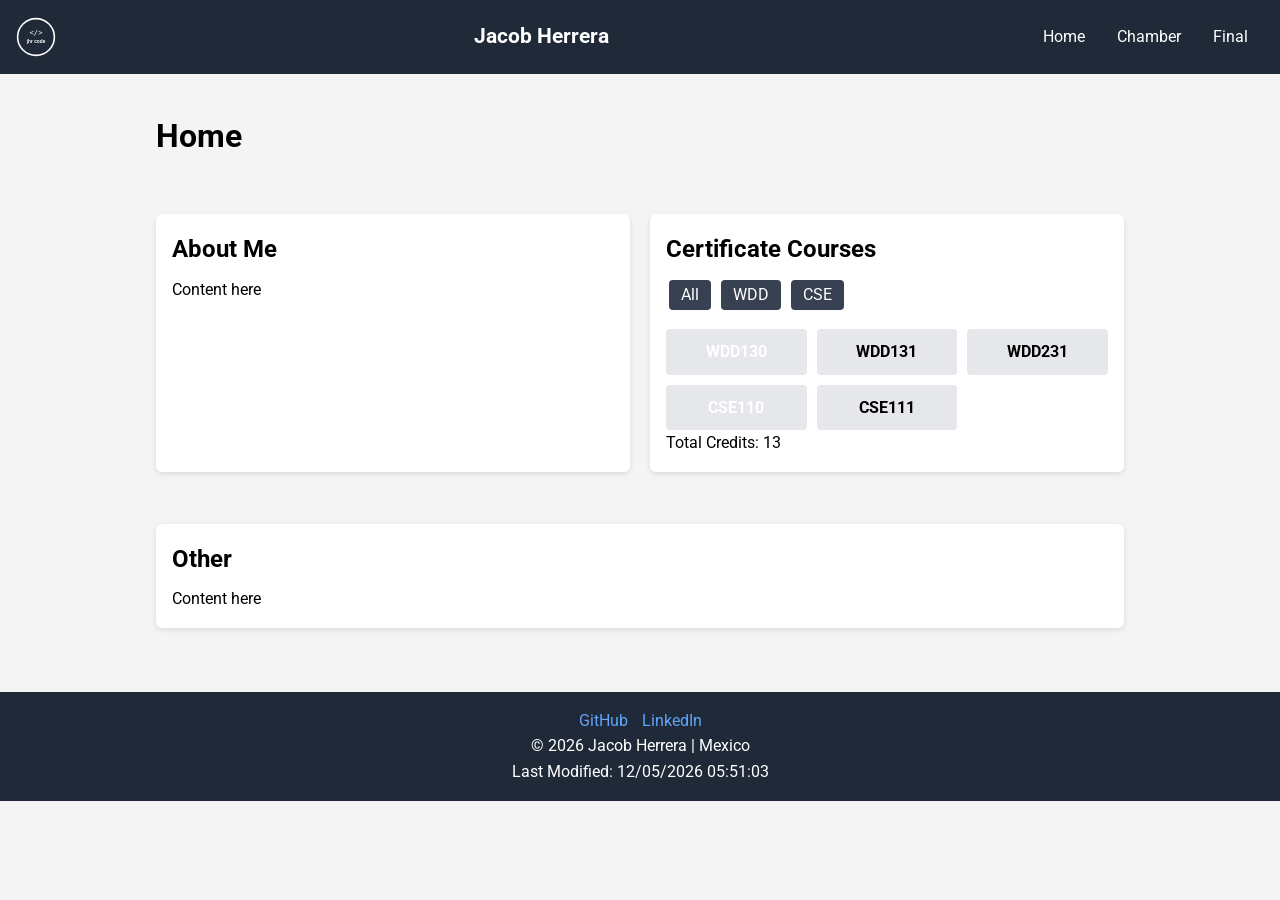
<file: index.html>
<!DOCTYPE html>
<html lang="en">
<head>
<meta charset="UTF-8">
<meta name="viewport" content="width=device-width, initial-scale=1.0">
<link rel="icon" href="images/favicon.ico">

<title>WDD131 - Home</title>

<meta property="og:title" content="Course page">
<meta property="og:description" content="WDD131 course home page for Jacob Herrera featuring projects, certificate courses, and web development assignments.">
<meta property="og:url" content="https://hr-jacob.github.io/wdd231/index.html">
<meta property="og:image" content="https://hr-jacob.github.io/wdd231/index.html">

<meta name="author" content="Jacob Herrera">

<link rel="stylesheet" href="styles/normalize.css">
<link rel="stylesheet" href="styles/small.css">
<link rel="stylesheet" href="styles/larger.css">

<link rel="preconnect" href="https://fonts.googleapis.com">
<link rel="preconnect" href="https://fonts.gstatic.com" crossorigin>
<link href="https://fonts.googleapis.com/css2?family=Roboto&display=swap" rel="stylesheet">

<script src="scripts/navigation.js" defer></script>
<script src="scripts/date.js" defer></script>
<script src="scripts/course.js" defer></script>

</head>

<body>

<header>

<img src="images/logo.svg" alt="jhr code logo" class="logo">

<span>Jacob Herrera</span>

<button id="menu"></button>

<nav>
<ul class="navigation">
<li><a href="index.html">Home</a></li>
<li><a href="chamber/index.html">Chamber</a></li>
<li><a href="final/index.html">Final</a></li>
</ul>
</nav>

</header>

<main>

    <h1>Home</h1>

    <section>
    <h2>About Me</h2>
    <p>Content here</p>
    </section>

    <section>
        <h2>Certificate Courses</h2>

        <div class="buttons">
        <button id="all">All</button>
        <button id="wdd">WDD</button>
        <button id="cse">CSE</button>
        </div>

        <div id="courses"></div>

        <p>Total Credits: <span id="credits"></span></p>
    </section>

    <section>
    <h2>Other</h2>
    <p>Content here</p>
    </section>
    
    <dialog id="course-details">
    <button id="closeModal">❌</button>
    <div id="modal-content"></div>
    </dialog>
</main>

<footer>

<div class="social">
<a href="https://github.com/">GitHub</a>
<a href="https://linkedin.com/">LinkedIn</a>
</div>

<p>
© <span id="year"></span>
Jacob Herrera |
Mexico
</p>

<p id="lastModified"></p>

</footer>

</body>
</html>
</file>
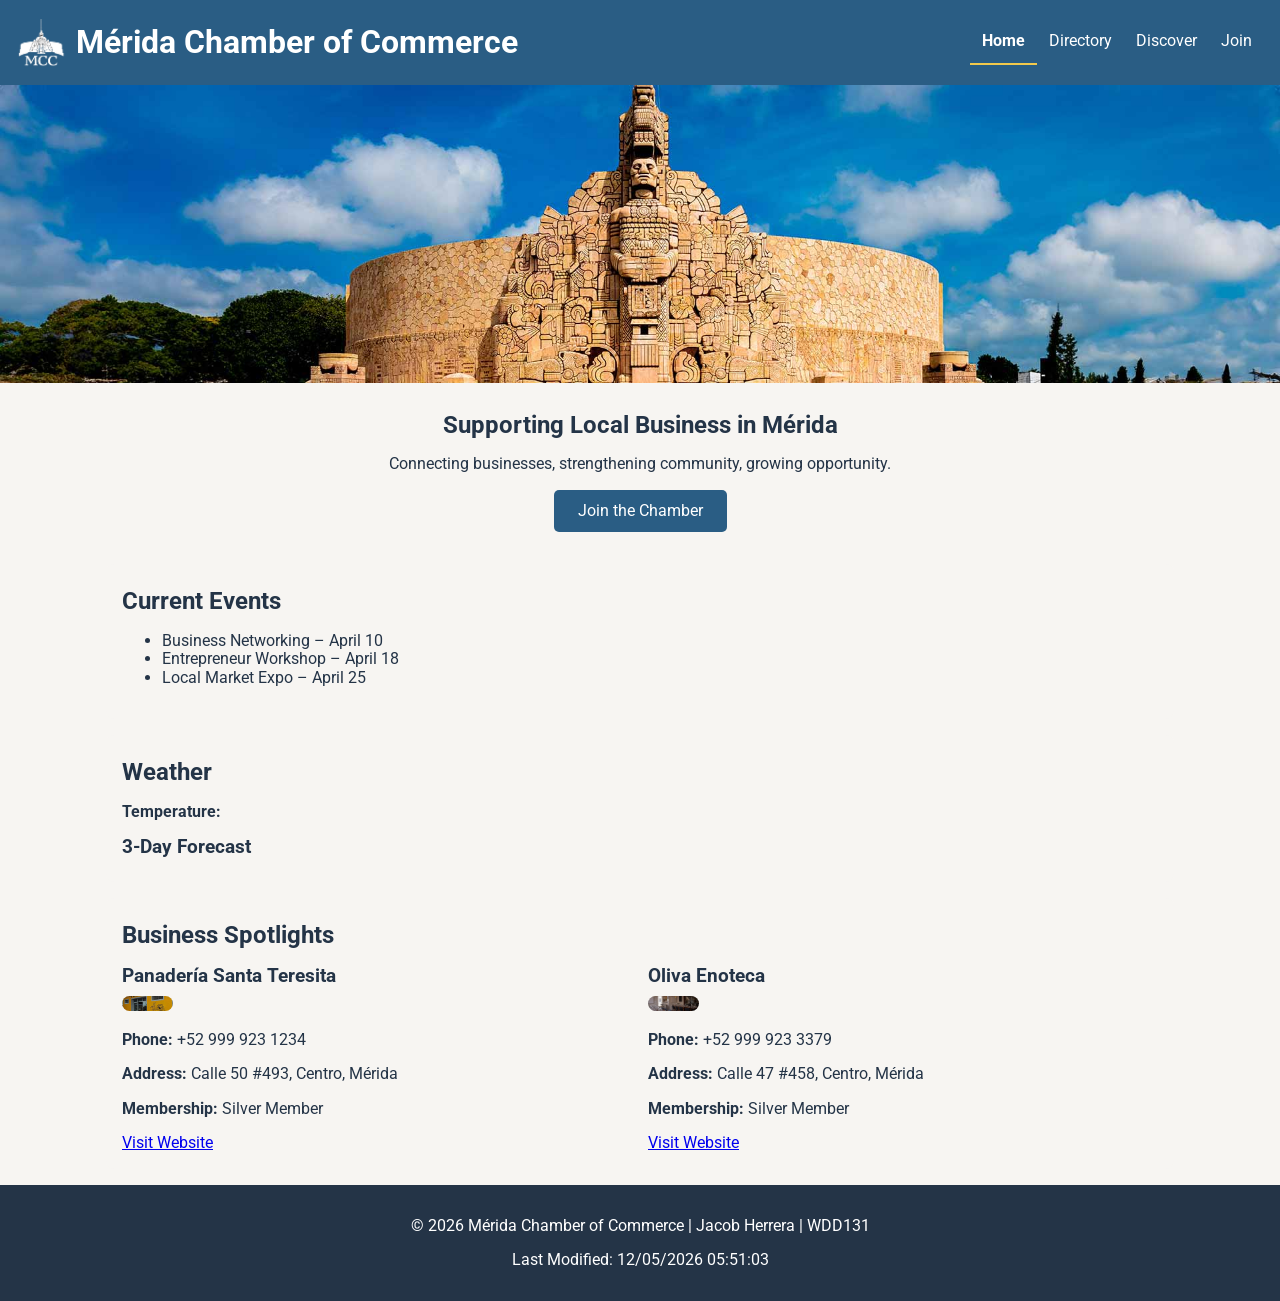
<file: chamber/index.html>
<!DOCTYPE html>
<html lang="en">
<head>

<meta charset="UTF-8">
<meta name="viewport" content="width=device-width, initial-scale=1.0">

<title>Mérida Chamber of Commerce</title>

<meta name="description" content="Official business directory of the Mérida Yucatán Chamber of Commerce featuring local businesses, services, and community economic resources.">

<meta name="author" content="Jacob Herrera">

<!-- Favicon -->
<link rel="icon" href="images/mcc_logo.ico" type="image/x-icon">

<!-- Google Fonts -->
<link rel="preconnect" href="https://fonts.googleapis.com">
<link rel="preconnect" href="https://fonts.gstatic.com" crossorigin>
<link href="https://fonts.googleapis.com/css2?family=Roboto:wght@300;400;700&display=swap" rel="stylesheet">

<!-- CSS -->
<link rel="stylesheet" href="styles/normalize.css">
<link rel="stylesheet" href="styles/small.css">
<link rel="stylesheet" href="styles/larger.css">

<!-- JavaScript -->
<script src="scripts/date.js" defer></script>
<script src="scripts/directory.js" defer></script>
<script src="scripts/navigation.js" defer></script>
<script src="scripts/weather.js" defer></script>
<script src="scripts/spotlights.js" defer></script>

<!-- Open Graph Meta -->
<!-- Open Graph Meta -->
<meta property="og:title" content="Discover Businesses in Mérida Chamber Directory">
<meta property="og:description" content="Discover local businesses, upcoming events, and community opportunities with the Mérida Chamber of Commerce. Connect, grow, and support local success.">
<meta property="og:image" content="https://hr-jacob.github.io/wdd231/chamber/images/chamber-preview.jpg">
<meta property="og:url" content="https://hr-jacob.github.io/wdd231/chamber/index.html">
<meta property="og:type" content="website">

</head>

<body>

<!-- ================= HEADER ================= -->
<header>
    <div class="header-container">

        <div class="branding">
            <img src="images/mcc-logo-header.png"
                 alt="Mérida Chamber of Commerce Logo"
                 class="logo">

            <div>
                <h1>Mérida Chamber of Commerce</h1>
            </div>
        </div>

        <!-- Mobile Menu -->
        <button id="menu" aria-label="Menu">☰</button>

        <!-- Navigation -->
        <nav>
            <ul class="navigation">
                <li><a href="index.html" class="active">Home</a></li>
                <li><a href="directory.html">Directory</a></li>
                <li><a href="discover.html">Discover</a></li>
                <li><a href="join.html">Join</a></li>
            </ul>
        </nav>

    </div>
</header>

<!-- ================= HERO ================= -->
<section class="hero">
    <picture>
        <img src="images/hero-merida.webp"
             alt="Downtown Mérida business district">
    </picture>

    <div class="hero-text">
        <h2>Supporting Local Business in Mérida</h2>
        <p>Connecting businesses, strengthening community, growing opportunity.</p>
        <a href="join.html" class="cta-button">Join the Chamber</a>
    </div>
</section>

<!-- ================= MAIN ================= -->
<main>

    <!-- Layout container (DIV instead of SECTION) -->
    <div class="home-grid">

        <!-- EVENTS CARD -->
        <section class="card events">
            <h2>Current Events</h2>
            <ul>
                <li>Business Networking – April 10</li>
                <li>Entrepreneur Workshop – April 18</li>
                <li>Local Market Expo – April 25</li>
            </ul>
        </section>

        <!-- WEATHER CARD -->
        <section class="card weather">
            <h2>Weather</h2>

            <p>
                <strong>Temperature:</strong>
                <span id="current-temp"></span>
            </p>

            <p id="weather-desc"></p>

            <h3>3-Day Forecast</h3>
            <div id="forecast"></div>
        </section>

        <!-- SPOTLIGHTS CARD -->
        <section class="card spotlight-container">
            <h2>Business Spotlights</h2>
            <div id="spotlight-container"></div>
        </section>

    </div>

</main>

<!-- ================= FOOTER ================= -->
<footer>

<p>
© <span id="year"></span> Mérida Chamber of Commerce |
Jacob Herrera | WDD131
</p>

<p id="lastModified"></p>

</footer>

</body>
</html>
</file>
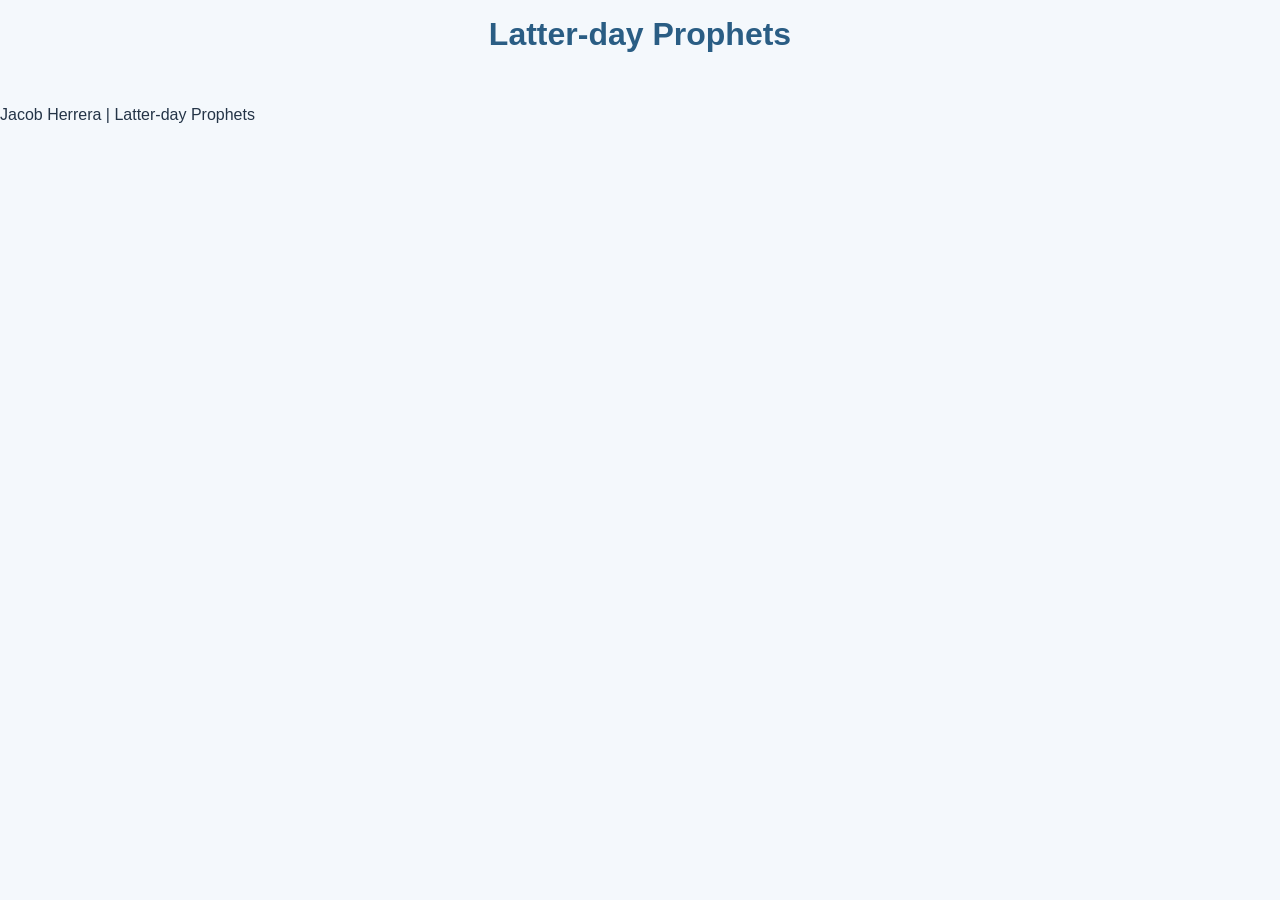
<file: prophets.html>
<!DOCTYPE html>
<html lang="en">
<head>
    <meta charset="UTF-8">
    <meta name="viewport" content="width=device-width, initial-scale=1.0">
    <meta name="description" content="Latter-day Prophets page displaying prophet cards using JavaScript.">
    <meta name="author" content="Your Name">

    <title>Latter-day Prophets</title>

    <!-- Stylesheet -->
    <link rel="stylesheet" href="styles/prophets.css">

    <!-- JavaScript (defer required) -->
    <script src="scripts/prophets.js" defer></script>
</head>

<body>

<header>
  <h1>Latter-day Prophets</h1>
</header>

<main>
  <div id="cards" class="grid"></div>
</main>

<footer>
  Jacob Herrera | Latter-day Prophets
</footer>

</body>
</html>
</file>
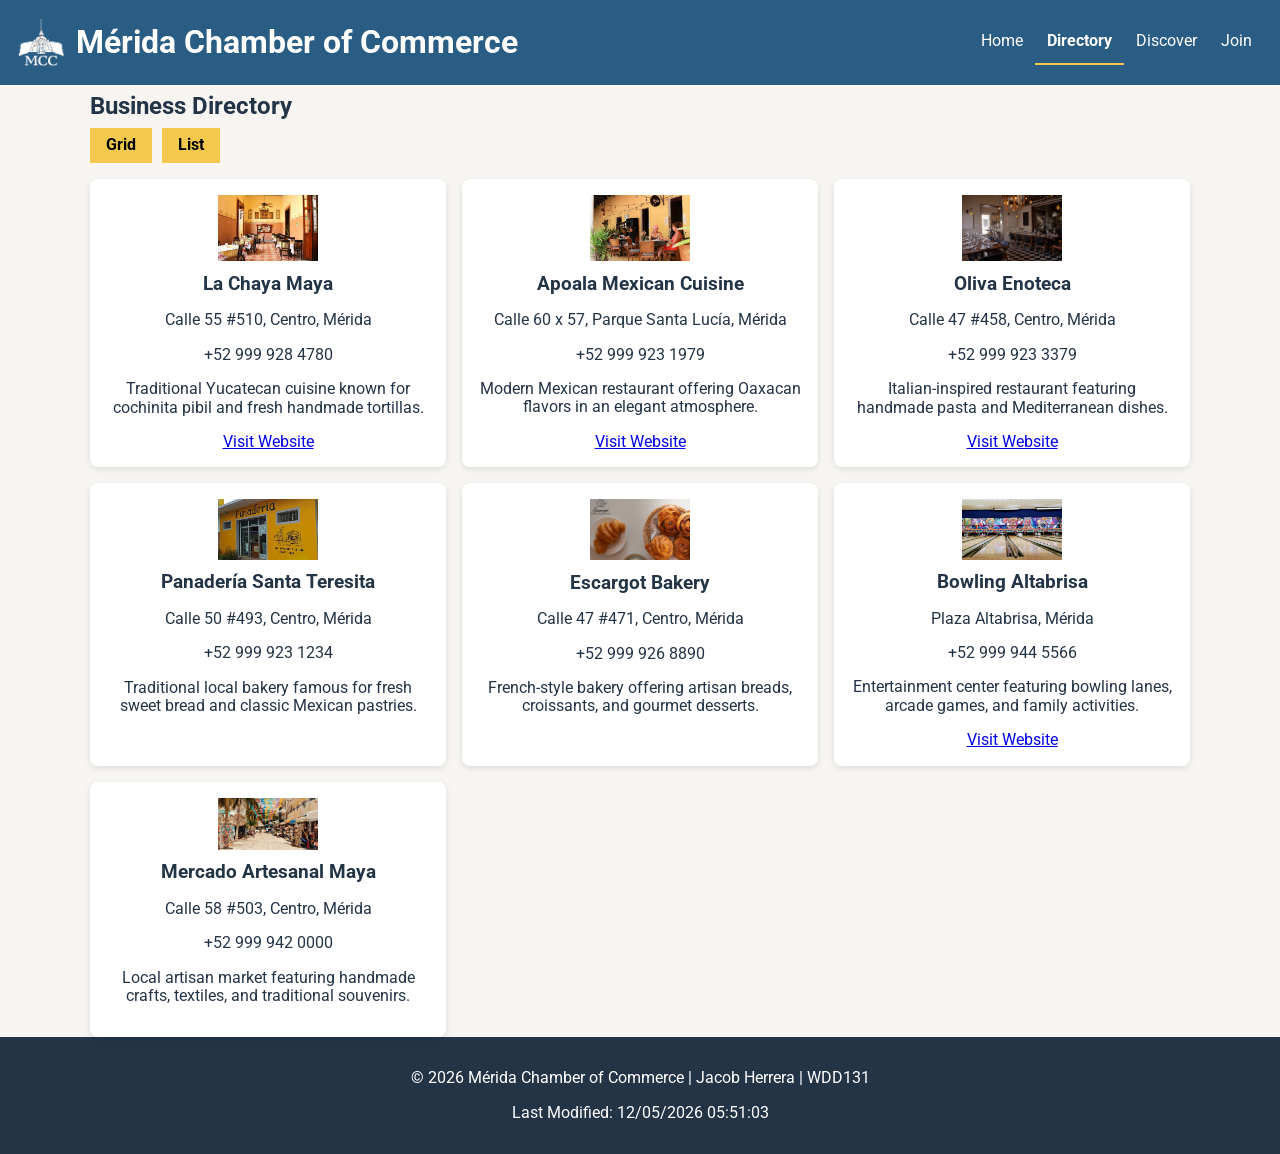
<file: chamber/directory.html>
<!DOCTYPE html>
<html lang="en">
<head>

<meta charset="UTF-8">
<meta name="viewport" content="width=device-width, initial-scale=1.0">

<title>Mérida Chamber of Commerce | Business Directory</title>

<meta name="description" content="Official business directory of the Mérida Yucatán Chamber of Commerce featuring local businesses, services, and community economic resources.">

<meta name="author" content="Jacob Herrera">

<!-- Favicon -->
<link rel="icon" href="images/mcc_logo.ico" type="image/x-icon">

<!-- Google Fonts -->
<link rel="preconnect" href="https://fonts.googleapis.com">
<link rel="preconnect" href="https://fonts.gstatic.com" crossorigin>
<link href="https://fonts.googleapis.com/css2?family=Roboto:wght@300;400;700&display=swap" rel="stylesheet">

<!-- CSS -->
<link rel="stylesheet" href="styles/normalize.css">
<link rel="stylesheet" href="styles/small.css">
<link rel="stylesheet" href="styles/larger.css">

<!-- JS -->

<script src="scripts/date.js" defer></script>
<script src="scripts/directory.js" defer></script>
<script src="scripts/navigation.js" defer></script>

<!-- Facebook Open Graph Meta -->
<meta property="og:title" content="Mérida Chamber of Commerce | Business Directory">
<meta property="og:description" content="Explore local businesses and economic opportunities through the official Mérida Yucatán Chamber of Commerce directory.">
<meta property="og:image" content="https://yourdomain.com/images/chamber-preview.jpg">
<meta property="og:url" content="https://yourdomain.com/chamber/directory.html">
<meta property="og:type" content="website">

</head>
<body>

    <header>

<div class="header-container">

    <!-- Logo + Site Name -->
    <div class="branding">
        <img src="images/mcc-logo-header.png" alt="Mérida Chamber of Commerce Logo" class="logo">
        <div>
            <h1>Mérida Chamber of Commerce</h1>
        </div>
    </div>

    <!-- Menu Button (mobile) -->
    <button id="menu" aria-label="Menu">☰</button>

    <!-- Navigation -->
    <nav>
        <ul class="navigation">
            <li><a href="index.html">Home</a></li>
            <li><a href="directory.html" class="active">Directory</a></li>
            <li><a href="discover.html">Discover</a></li>
            <li><a href="join.html">Join</a></li>
        </ul>
    </nav>

</div>

</header>

<main>

    <h2>Business Directory</h2>

    <div class="menu">
    <button id="gridBtn">Grid</button>
    <button id="listBtn">List</button>
</div>

<div id="members" class="grid"></div>

</main>

<footer>

<p>
© <span id="year"></span> Mérida Chamber of Commerce |
Jacob Herrera | WDD131
</p>
<p id="lastModified"></p>

</footer>

</body>
</html>
</file>
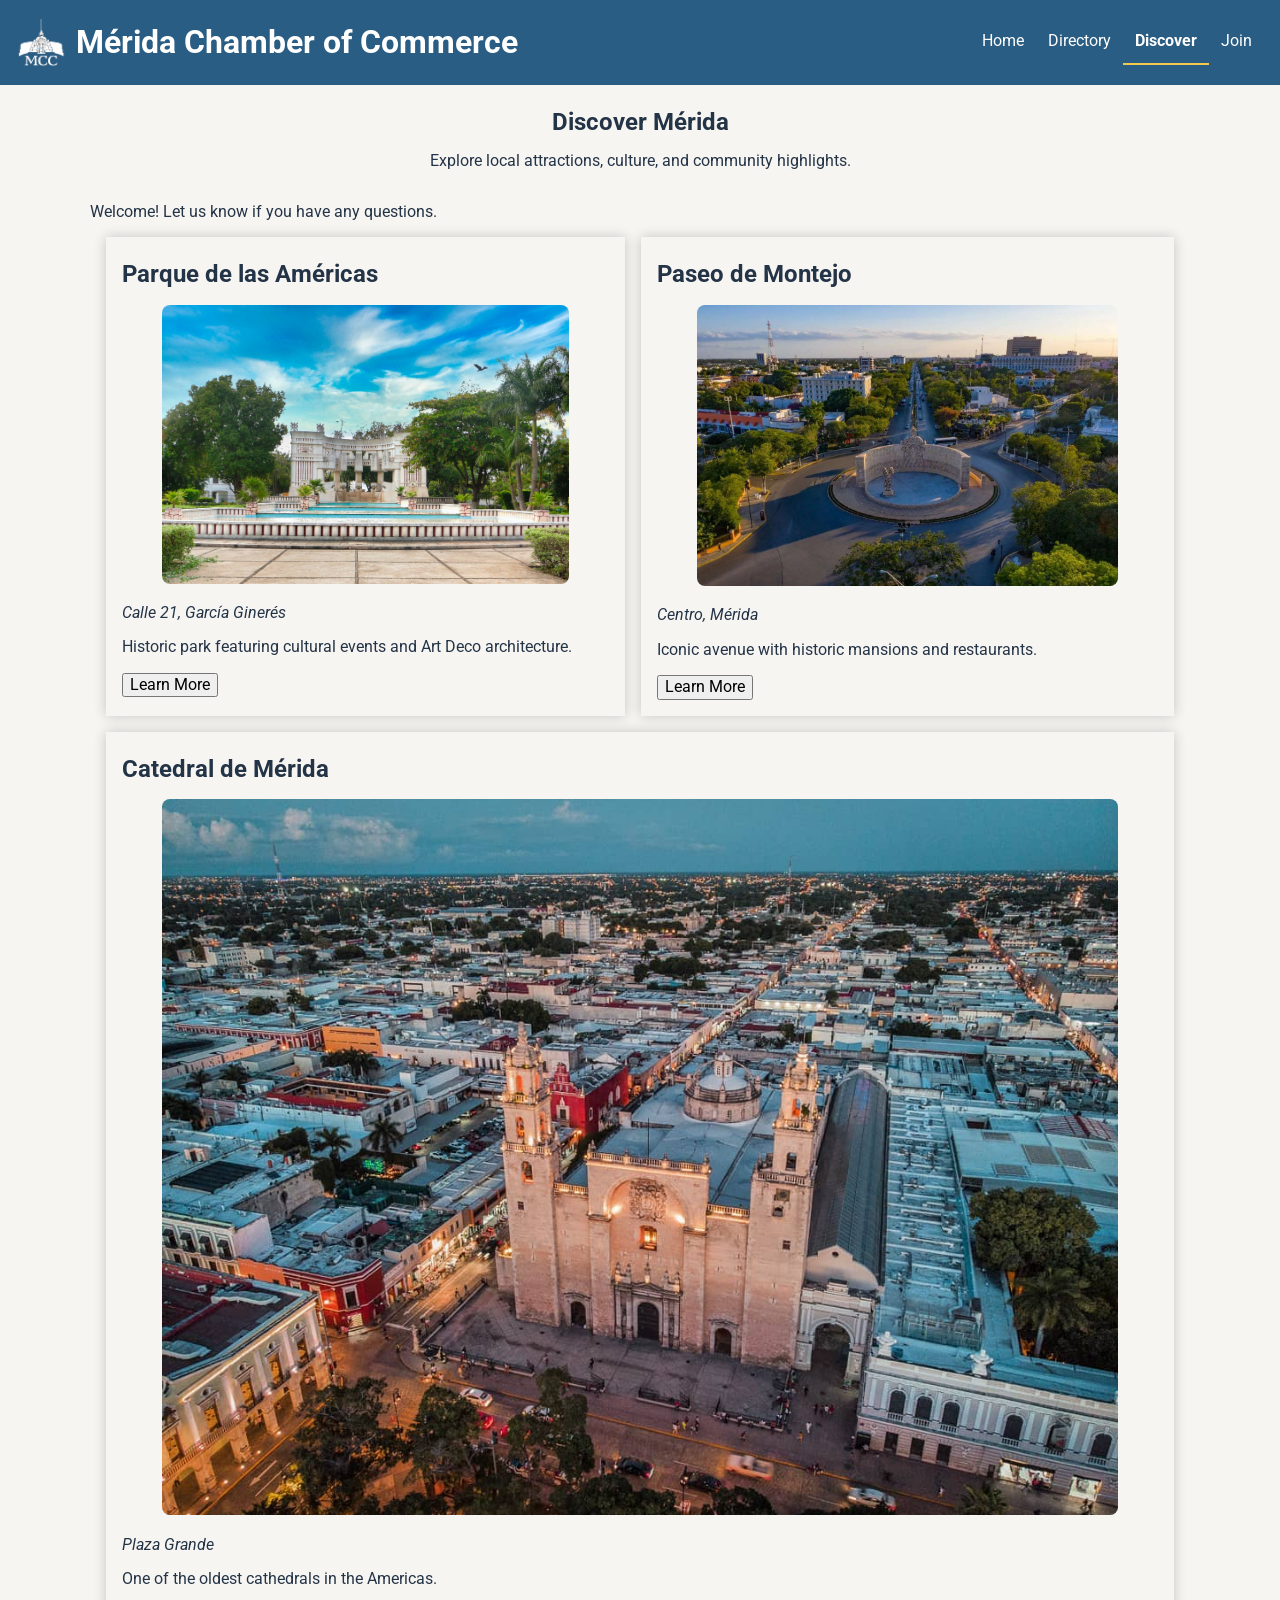
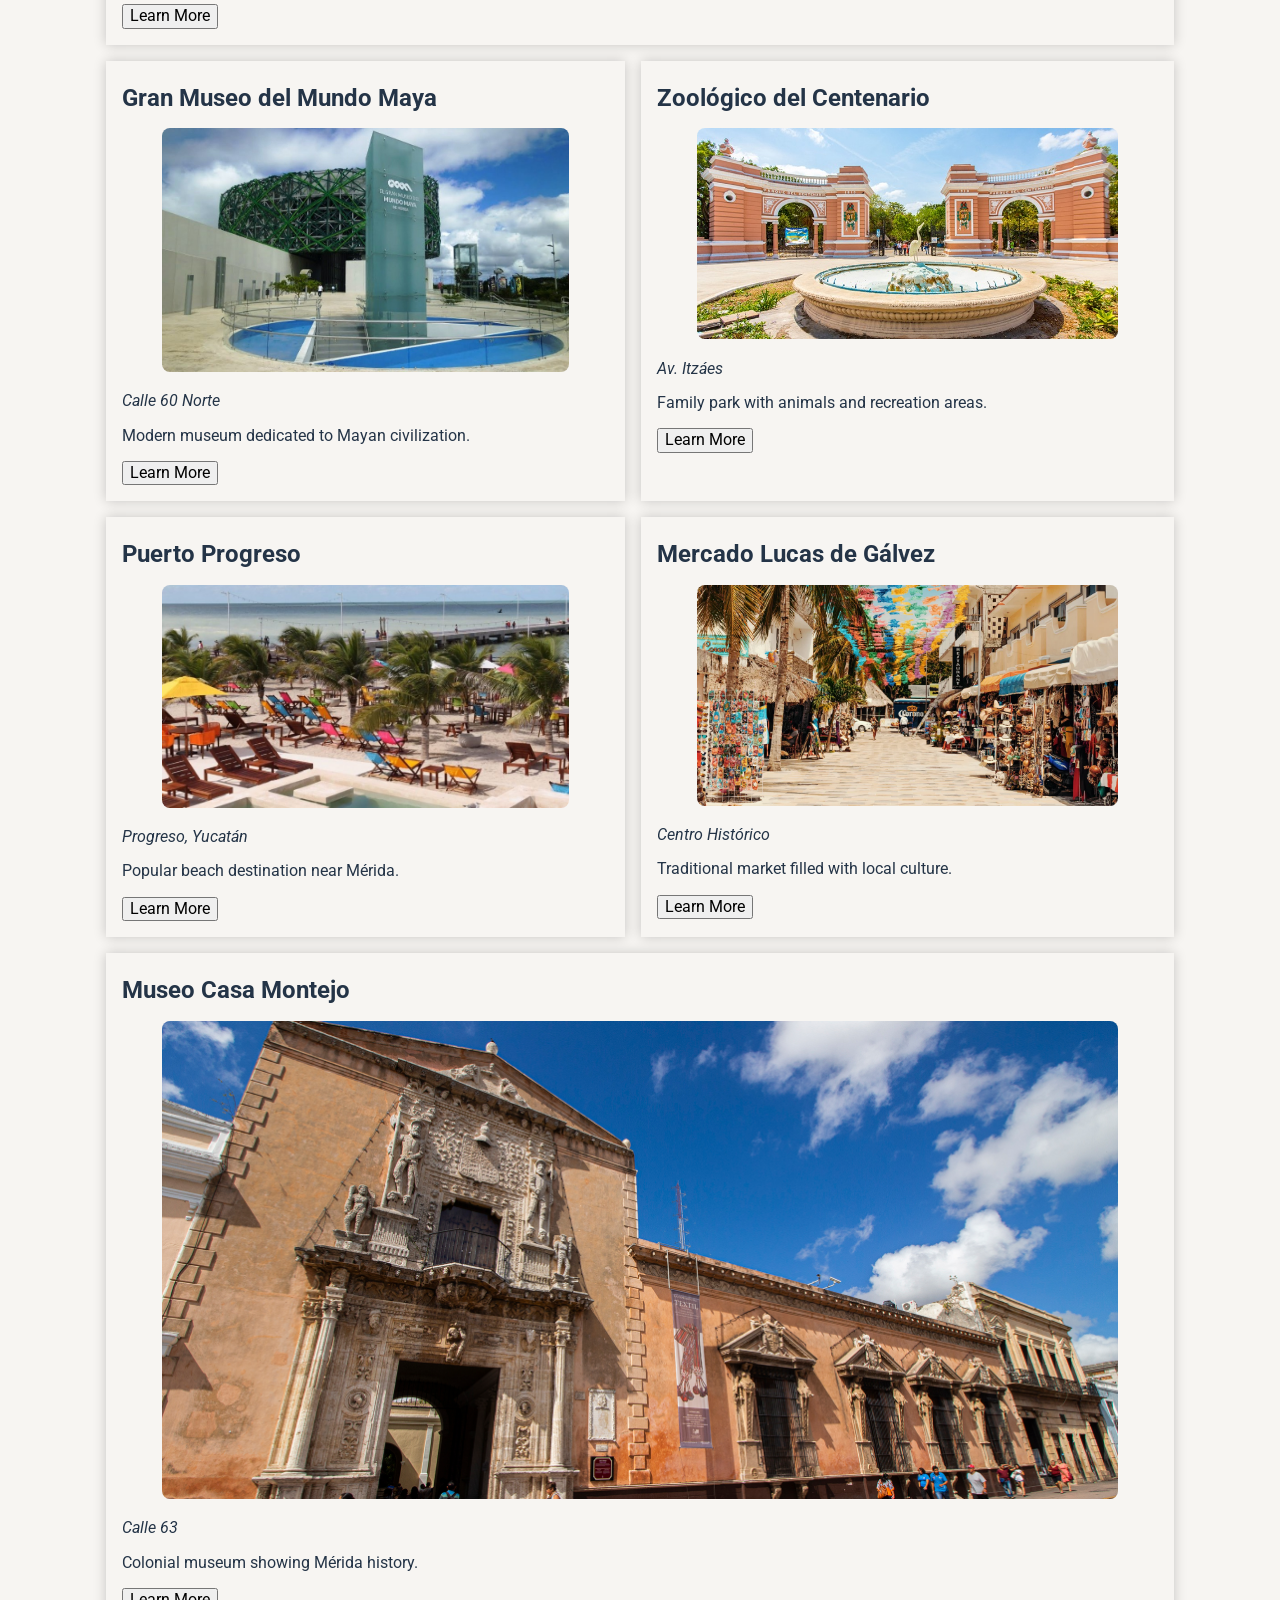
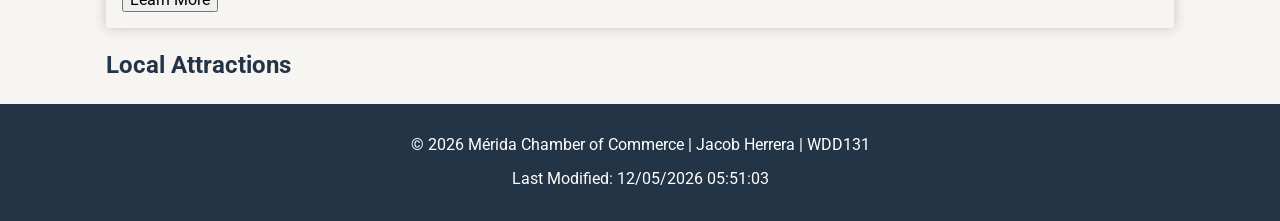
<file: chamber/discover.html>
<!DOCTYPE html>
<html lang="en">
<head>

  <meta charset="UTF-8">
  <meta name="viewport" content="width=device-width, initial-scale=1.0">

  <!-- Page Title -->
  <title>Discover Mérida Attractions | Mérida Chamber of Commerce</title>

  <!-- Meta -->
  <meta name="description" content="Discover parks, museums, cultural landmarks, and top attractions in Mérida, Yucatán with the Chamber of Commerce local discovery guide.">
  <meta name="author" content="Jacob Herrera">

  <!-- Open Graph -->
  <meta property="og:title" content="Discover Mérida Attractions | Mérida Chamber of Commerce">
  <meta property="og:description" content="Discover Mérida’s parks, museums, and cultural landmarks while exploring must-see attractions with the Chamber of Commerce discovery guide.">

  <!-- Favicon -->
  <link rel="icon" href="images/mcc_logo.ico" type="image/x-icon">

  <!-- Google Fonts -->
  <link rel="preconnect" href="https://fonts.googleapis.com">
  <link rel="preconnect" href="https://fonts.gstatic.com" crossorigin>
  <link href="https://fonts.googleapis.com/css2?family=Roboto:wght@300;400;700&display=swap" rel="stylesheet">

  <!-- CSS -->
  <link rel="stylesheet" href="styles/normalize.css">
  <link rel="stylesheet" href="styles/small.css">
  <link rel="stylesheet" href="styles/larger.css">

  <!-- Scripts -->
<!-- Scripts -->
<script type="module" src="scripts/discover.js"></script>
<script src="scripts/date.js" defer></script>
<script src="scripts/navigation.js" defer></script>

</head>

<body>

<!-- ================= HEADER ================= -->
<header>
  <div class="header-container">

    <div class="branding">
      <img src="images/mcc-logo-header.png"
           alt="Mérida Chamber of Commerce Logo"
           class="logo">

      <div>
        <h1>Mérida Chamber of Commerce</h1>
      </div>
    </div>

    <button id="menu" aria-label="Menu">☰</button>

    <nav>
      <ul class="navigation">
        <li><a href="index.html">Home</a></li>
        <li><a href="directory.html">Directory</a></li>
        <li><a href="discover.html" class="active">Discover</a></li>
        <li><a href="join.html">Join</a></li>
      </ul>
    </nav>

  </div>
</header>

<!-- ================= HERO ================= -->
<section class="hero">
  <div class="hero-text">
    <h2>Discover Mérida</h2>
    <p>Explore local attractions, culture, and community highlights.</p>
  </div>
</section>

<!-- ================= MAIN ================= -->
<main>

  <div id="visit-message" class="visit-message"></div>

<section id="discover-grid" class="discover-grid">
  <h2 class="visually-hidden">Local Attractions</h2>
  <!-- Cards inserted with JS -->
</section>

</main>

<!-- ================= FOOTER ================= -->
<footer>
  <p>
    © <span id="year"></span> Mérida Chamber of Commerce |
    Jacob Herrera | WDD131
  </p>

  <p id="lastModified"></p>
</footer>

</body>
</html>
</file>
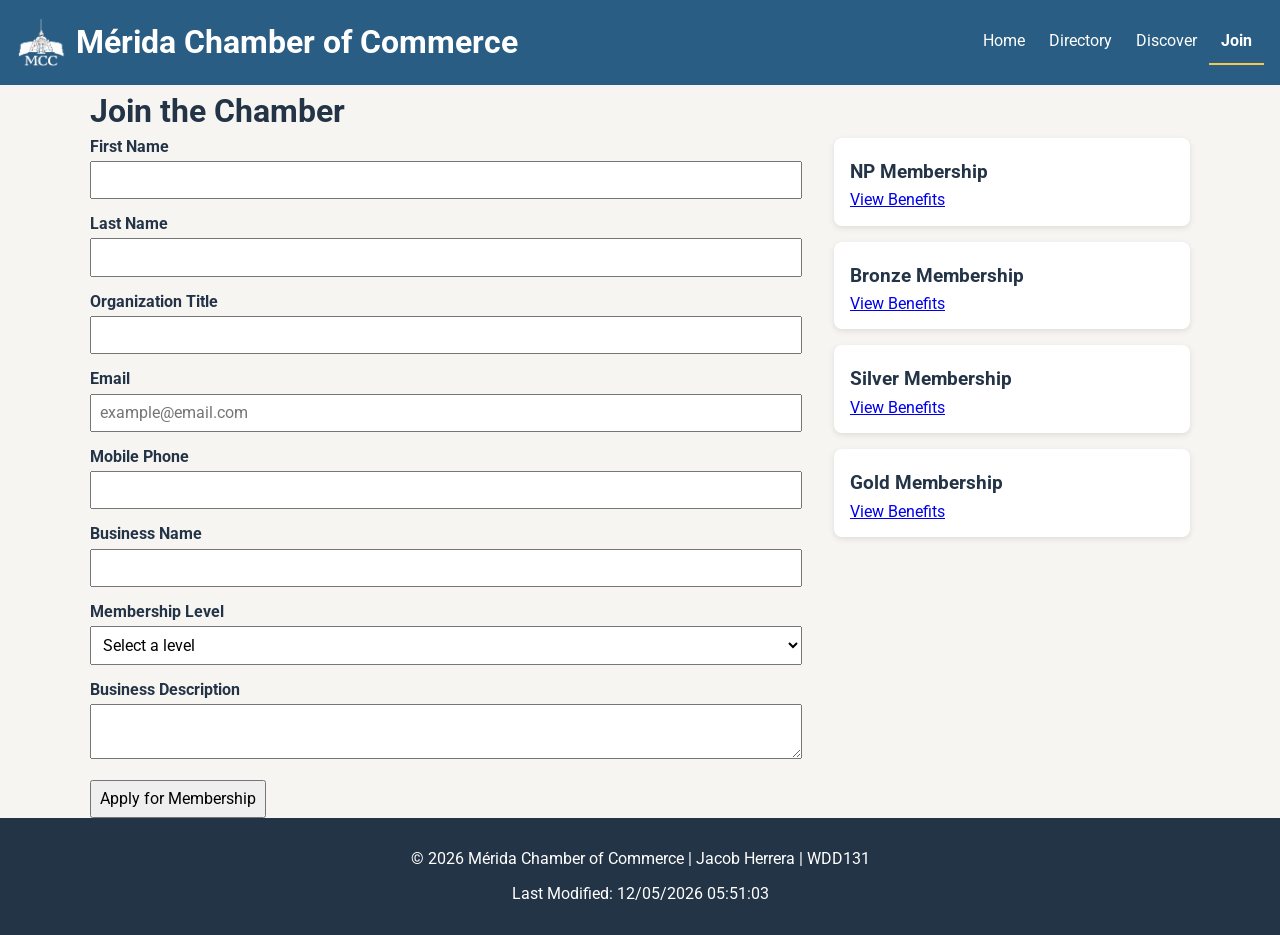
<file: chamber/join.html>
<!DOCTYPE html>
<html lang="en">
<head>

<meta charset="UTF-8">
<meta name="viewport" content="width=device-width, initial-scale=1.0">

<title>Mérida Chamber of Commerce | Join</title>

<meta name="description" content="Official business directory of the Mérida Yucatán Chamber of Commerce featuring local businesses, services, and community economic resources.">

<meta name="author" content="Jacob Herrera">

<!-- Favicon -->
<link rel="icon" href="images/mcc_logo.ico" type="image/x-icon">

<!-- Google Fonts -->
<link rel="preconnect" href="https://fonts.googleapis.com">
<link rel="preconnect" href="https://fonts.gstatic.com" crossorigin>
<link href="https://fonts.googleapis.com/css2?family=Roboto:wght@300;400;700&display=swap" rel="stylesheet">

<!-- CSS -->
<link rel="stylesheet" href="styles/normalize.css">
<link rel="stylesheet" href="styles/small.css">
<link rel="stylesheet" href="styles/larger.css">

<!-- JS -->

<script src="scripts/date.js" defer></script>
<script src="scripts/directory.js" defer></script>
<script src="scripts/navigation.js" defer></script>
<script src="scripts/join.js" defer></script>

<!-- Facebook Open Graph Meta -->
<meta property="og:title" content="Mérida Chamber of Commerce | Business Directory">
<meta property="og:description" content="Explore local businesses and economic opportunities through the official Mérida Yucatán Chamber of Commerce directory.">
<meta property="og:image" content="https://hr-jacob.github.io/wdd231/chamber/chamber-preview.jpg">
<meta property="og:url" content="https://hr-jacob.github.io/wdd231/chamber/join.html">
<meta property="og:type" content="website">

</head>
<body> 

        <header>
            <div class="header-container">

                <div class="branding">
                    <img src="images/mcc-logo-header.png"
                        alt="Mérida Chamber of Commerce Logo"
                        class="logo">

                    <div>
                        <h1>Mérida Chamber of Commerce</h1>
                    </div>
                </div>

                <!-- Mobile Menu -->
                <button id="menu" aria-label="Menu">☰</button>

                <!-- Navigation -->
                <nav>
                    <ul class="navigation">
                        <li><a href="index.html">Home</a></li>
                        <li><a href="directory.html">Directory</a></li>
                        <li><a href="discover.html">Discover</a></li>
                        <li><a href="join.html" class="active">Join</a></li>
                    </ul>
                </nav>

            </div>
        </header>

        <main class="join-page">

        <h1>Join the Chamber</h1>

        <div class="join-container">

        <!-- ================= FORM ================= -->
        <form method="get" action="thankyou.html" id="joinForm">

        <!-- First Name -->
        <label>
        First Name
        <input type="text"
        name="firstName"
        required
        title="Enter your first name"
        autocomplete="given-name">
        </label>

        <!-- Last Name -->
        <label>
        Last Name
        <input type="text"
        name="lastName"
        required
        title="Enter your last name"
        autocomplete="family-name">
        </label>

        <!-- Organization Title -->
        <label>
        Organization Title
        <input type="text"
        name="orgTitle"
        title="Your position in the organization"
        autocomplete="organization-title"
        pattern="[A-Za-z\\-\\s]{7,}">
        </label>

        <!-- Email -->
        <label>
        Email
        <input type="email"
        name="email"
        required
        title="Enter a valid email address"
        autocomplete="email"
        placeholder="example@email.com">
        </label>

        <!-- Phone -->
        <label>
        Mobile Phone
        <input type="tel"
        name="phone"
        required
        title="Enter your mobile phone number"
        autocomplete="tel">
        </label>

        <!-- Organization Name -->
        <label>
        Business Name
        <input type="text"
        name="organization"
        required
        title="Organization name"
        autocomplete="organization">
        </label>

        <!-- Membership Level -->
        <label>
        Membership Level
        <select name="membership" required>
        <option value="">Select a level</option>
        <option value="np">NP Membership</option>
        <option value="bronze">Bronze Membership</option>
        <option value="silver">Silver Membership</option>
        <option value="gold">Gold Membership</option>
        </select>
        </label>

        <!-- Description -->
        <label>
        Business Description
        <textarea name="description"
        title="Describe your organization"></textarea>
        </label>

        <!-- Hidden Timestamp -->
        <input type="hidden" id="timestamp" name="timestamp">

        <!-- Submit -->
        <input type="submit" value="Apply for Membership">

        </form>

        <!-- ================= MEMBERSHIP CARDS ================= -->
        <div class="membership-cards">

        <dialog id="bronzeModal">
            <h2>Bronze Membership</h2>
            <p>Directory listing and training events.</p>
            <button class="close">Close</button>
            </dialog>

            <dialog id="silverModal">
            <h2>Silver Membership</h2>
            <p>Advertising opportunities and event discounts.</p>
            <button class="close">Close</button>
            </dialog>

            <dialog id="goldModal">
            <h2>Gold Membership</h2>
            <p>Homepage spotlight + premium promotion.</p>
            <button class="close">Close</button>
        </dialog>

        <div class="card">
        <h3>NP Membership</h3>
        <a href="#" data-modal="npModal">View Benefits</a>
        </div>

        <div class="card">
        <h3>Bronze Membership</h3>
        <a href="#" data-modal="bronzeModal">View Benefits</a>
        </div>

        <div class="card">
        <h3>Silver Membership</h3>
        <a href="#" data-modal="silverModal">View Benefits</a>
        </div>

        <div class="card">
        <h3>Gold Membership</h3>
        <a href="#" data-modal="goldModal">View Benefits</a>
        </div>

        </div>

        </div>
        </main>
            <dialog id="npModal">
        <h2>NP Membership</h2>
        <p>No fee. Access to community events.</p>
        <button class="close">Close</button>
        </dialog>

    <footer>

        <p>
        © <span id="year"></span> Mérida Chamber of Commerce |
        Jacob Herrera | WDD131
        </p>
        <p id="lastModified"></p>

    </footer>

    </body>

</html>
</file>
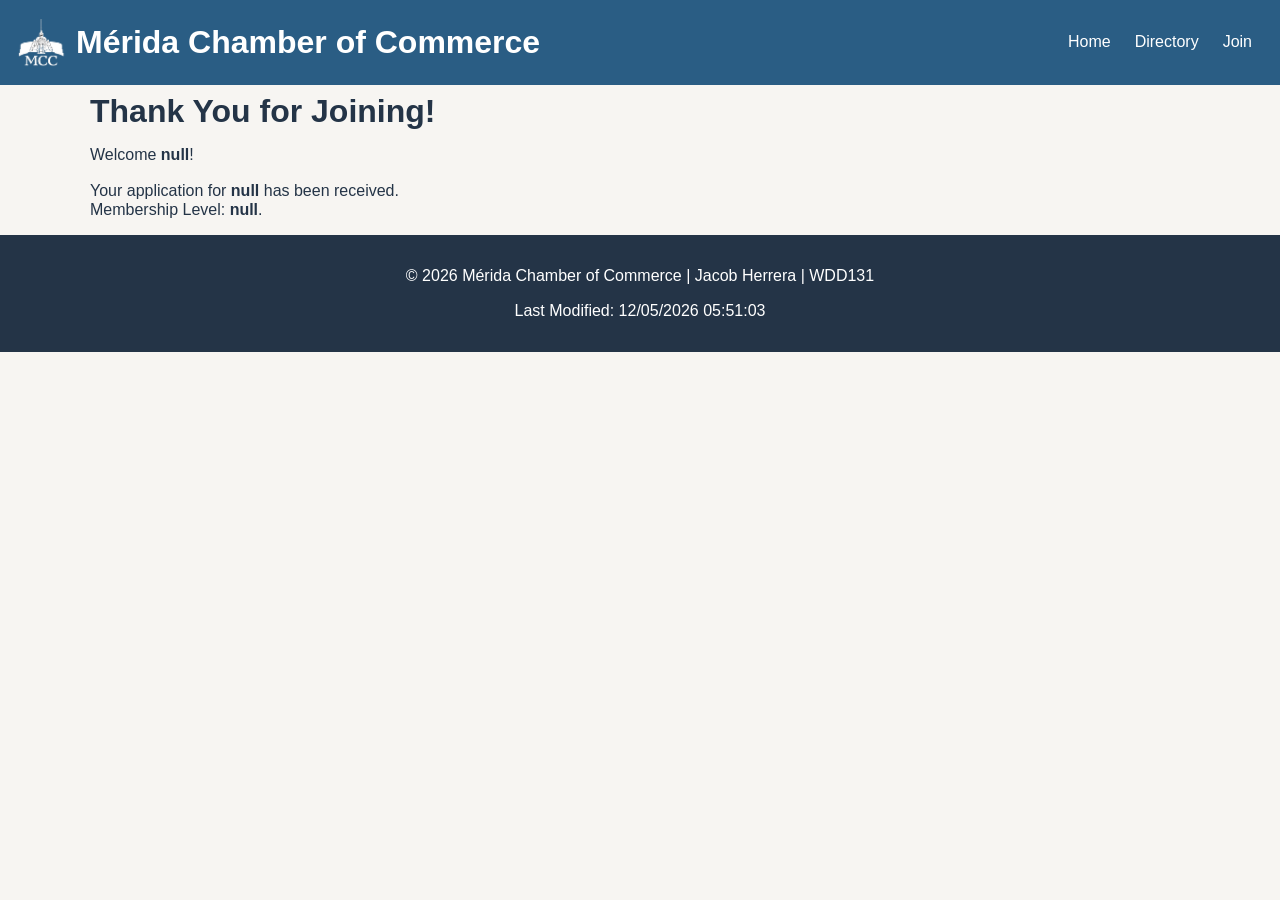
<file: chamber/thankyou.html>
<!DOCTYPE html>
<html lang="en">
<head>

<meta charset="UTF-8">
<meta name="viewport" content="width=device-width, initial-scale=1.0">

<title>Thank You | Mérida Chamber of Commerce</title>

<link rel="icon" href="images/mcc_logo.ico">

<link rel="stylesheet" href="styles/normalize.css">
<link rel="stylesheet" href="styles/small.css">
<link rel="stylesheet" href="styles/larger.css">

<script src="scripts/date.js" defer></script>
<script src="scripts/navigation.js" defer></script>
<script src="scripts/thankyou.js" defer></script>

</head>

<body>

<header>
    <div class="header-container">

        <div class="branding">
            <img src="images/mcc-logo-header.png"
                 alt="Mérida Chamber Logo"
                 class="logo">

            <h1>Mérida Chamber of Commerce</h1>
        </div>

        <button id="menu">☰</button>

        <nav>
            <ul class="navigation">
                <li><a href="index.html">Home</a></li>
                <li><a href="directory.html">Directory</a></li>
                <li><a href="join.html">Join</a></li>
            </ul>
        </nav>

    </div>
</header>

<!-- ⭐ THANK YOU CONTENT -->
<main class="thankyou-page">

<h1>Thank You for Joining!</h1>

<p id="confirmation"></p>

</main>

<footer>
<p>
© <span id="year"></span> Mérida Chamber of Commerce |
Jacob Herrera | WDD131
</p>
<p id="lastModified"></p>
</footer>

</body>
</html>
</file>
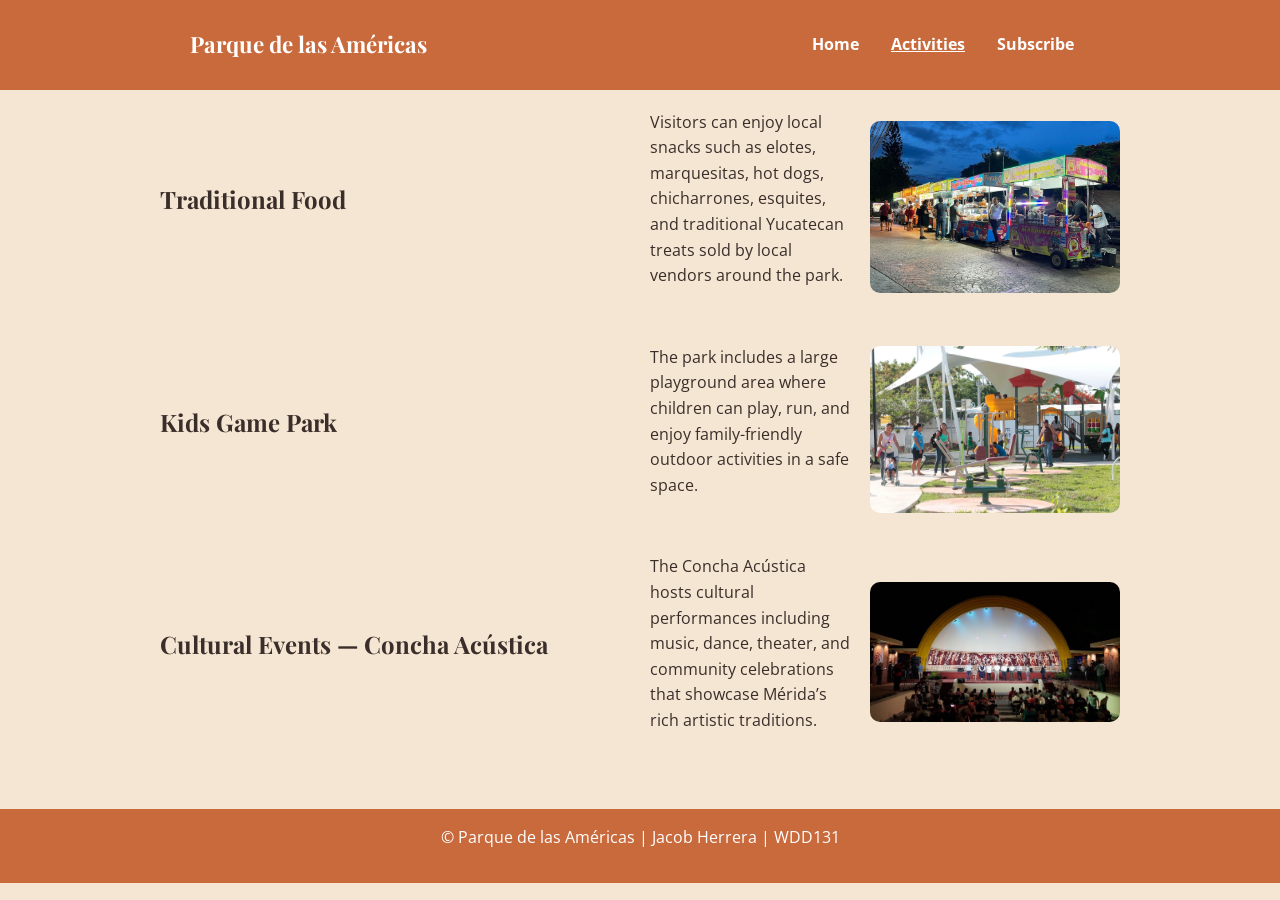
<file: project/activities.html>
<!DOCTYPE html>
<html lang="en">
<head>

<meta charset="UTF-8">
<meta name="viewport" content="width=device-width, initial-scale=1.0">

<title>Activities | Parque de las Américas</title>

<meta name="description" content="Explore traditional food, playgrounds, and cultural performances at Parque de las Américas in Mérida, Yucatán.">

<meta name="author" content="Jacob Herrera">

<!-- Open Graph Meta Tags -->
<meta property="og:title" content="Activities at Parque de las Américas Mérida">
<meta property="og:description" content="Explore food vendors, playgrounds, and cultural performances at Parque de las Américas in Mérida, Yucatán.">
<meta property="og:image" content="https://hr-jacob.github.io/wdd131/food.webp">
<meta property="og:url" content="https://hr-jacob.github.io/wdd131/activities.html">
<meta property="og:type" content="website">

<!-- Favicon -->
<link rel="icon" type="image/png" href="images/fuente.png">

<!-- Google Fonts -->
<link rel="preconnect" href="https://fonts.googleapis.com">
<link rel="preconnect" href="https://fonts.gstatic.com" crossorigin>

<link href="https://fonts.googleapis.com/css2?family=Playfair+Display:wght@600&family=Open+Sans&display=swap" rel="stylesheet">

<!-- CSS -->
<link rel="stylesheet" href="styles/normalize.css">
<link rel="stylesheet" href="styles/small.css">
<link rel="stylesheet" href="styles/larger.css">

<!-- JavaScript -->
<script src="scripts/navigation.js" defer></script>

</head>

<body>

<!-- HEADER -->
<header>

    <div class="header-container">

        <h1>Parque de las Américas</h1>

        <button id="menu">☰</button>

        <nav>
            <ul class="navigation">
                <li><a href="index.html">Home</a></li>
                <li><a href="activities.html" class="active">Activities</a></li>
                <li><a href="subscribe.html">Subscribe</a></li>
            </ul>
        </nav>

    </div>

</header>

<!-- MAIN CONTENT -->
<main class="activities">

    <!-- FOOD -->
    <section class="activity-section">

        <h2>Traditional Food</h2>

        <div class="activity-content">

            <p>
                Visitors can enjoy local snacks such as elotes, marquesitas,
                hot dogs, chicharrones, esquites, and traditional Yucatecan treats
                sold by local vendors around the park.
            </p>

            <img src="images/food.webp" alt="Park food vendors">

        </div>

    </section>

    <!-- PLAYGROUND -->
    <section class="activity-section">

        <h2>Kids Game Park</h2>

        <div class="activity-content">

            <p>
                The park includes a large playground area where children can play,
                run, and enjoy family-friendly outdoor activities in a safe space.
            </p>

            <img src="images/playground.webp" alt="Kids playground">

        </div>

    </section>

    <!-- EVENTS -->
    <section class="activity-section">

        <h2>Cultural Events — Concha Acústica</h2>

        <div class="activity-content">

            <p>
                The Concha Acústica hosts cultural performances including music,
                dance, theater, and community celebrations that showcase Mérida’s
                rich artistic traditions.
            </p>

            <img src="images/concha.webp" alt="Concha Acustica events">

        </div>

    </section>

</main>

<!-- FOOTER -->
<footer>

    <p>
        © <span id="year"></span> Parque de las Américas |
        Jacob Herrera | WDD131
    </p>

    <p id="lastModified"></p>

</footer>

</body>
</html>
</file>
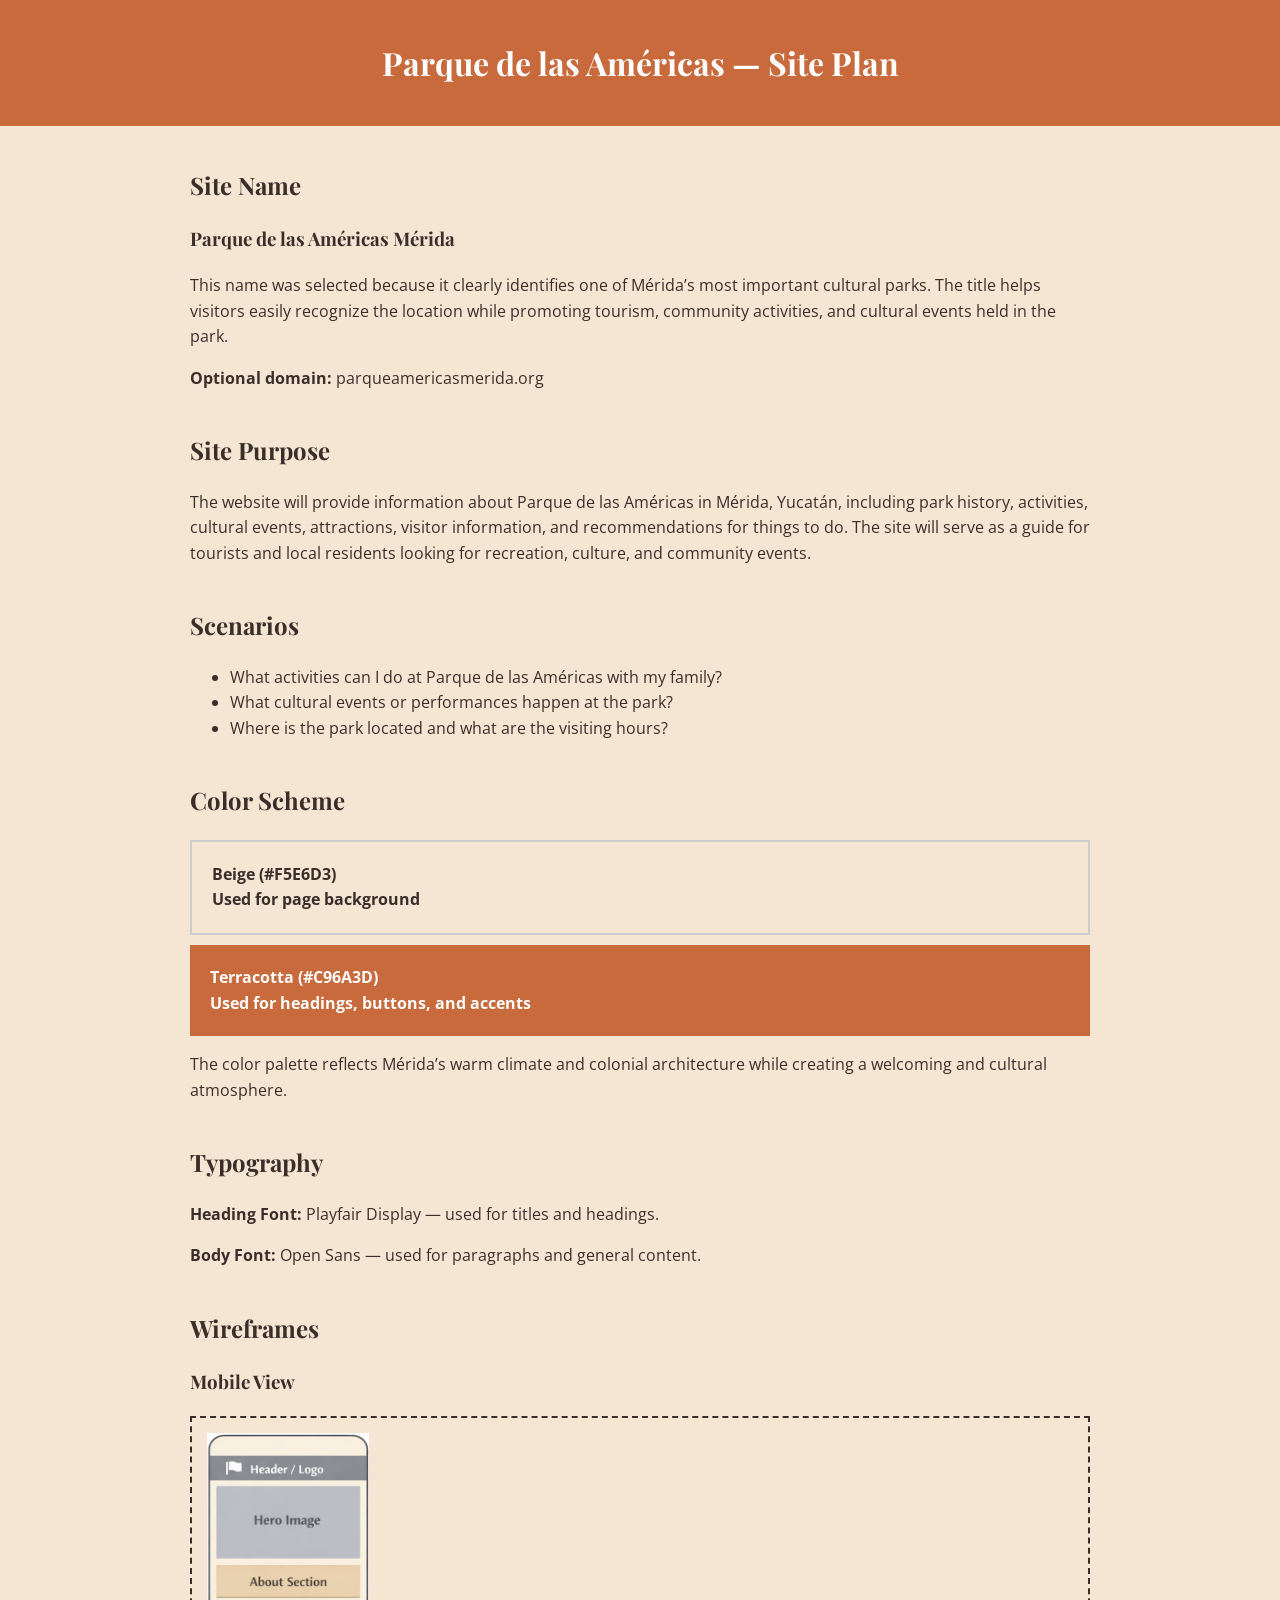
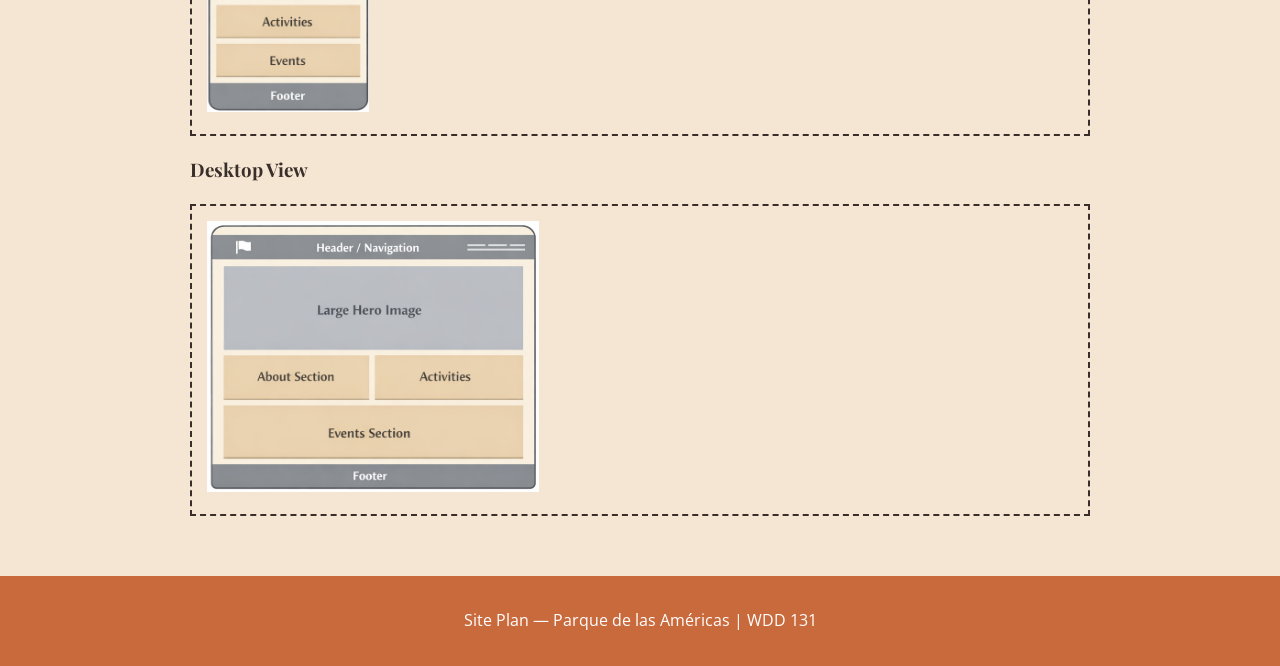
<file: project/site-plan.html>
<!DOCTYPE html>
<html lang="en">
<head>
<meta charset="UTF-8">
<meta name="viewport" content="width=device-width, initial-scale=1.0">
<meta name="description" content="Official site for the public Park the Parque de las Americas in Merida Yucatan.">
<meta name="author" content="Jacob Herrera">

<title>Parque de las Américas Site Plan</title>

<link rel="stylesheet" href="styles/site-plan.css">

</head>

<body>

<header>
    <h1>Parque de las Américas — Site Plan</h1>
</header>

<main>

<!-- SITE NAME -->
<section>
    <h2>Site Name</h2>

    <h3>Parque de las Américas Mérida</h3>

    <p>
        This name was selected because it clearly identifies one of Mérida’s
        most important cultural parks. The title helps visitors easily
        recognize the location while promoting tourism, community activities,
        and cultural events held in the park.
    </p>

    <p><strong>Optional domain:</strong> parqueamericasmerida.org</p>
</section>


<!-- SITE PURPOSE -->
<section>
    <h2>Site Purpose</h2>

    <p>
        The website will provide information about Parque de las Américas in
        Mérida, Yucatán, including park history, activities, cultural events,
        attractions, visitor information, and recommendations for things to do.
        The site will serve as a guide for tourists and local residents looking
        for recreation, culture, and community events.
    </p>
</section>


<!-- SCENARIOS -->
<section>
    <h2>Scenarios</h2>

    <ul>
        <li>What activities can I do at Parque de las Américas with my family?</li>
        <li>What cultural events or performances happen at the park?</li>
        <li>Where is the park located and what are the visiting hours?</li>
    </ul>
</section>


<!-- COLOR SCHEME -->
<section>
    <h2>Color Scheme</h2>

    <div class="color beige">Beige (#F5E6D3)<br>Used for page background</div>

    <div class="color terracotta">
        Terracotta (#C96A3D)<br>
        Used for headings, buttons, and accents
    </div>

    <p>
        The color palette reflects Mérida’s warm climate and colonial
        architecture while creating a welcoming and cultural atmosphere.
    </p>
</section>


<!-- TYPOGRAPHY -->
<section>
    <h2>Typography</h2>

    <p><strong>Heading Font:</strong> Playfair Display — used for titles and headings.</p>

    <p><strong>Body Font:</strong> Open Sans — used for paragraphs and general content.</p>

</section>


<!-- WIREFRAMES -->
<section>
    <h2>Wireframes</h2>

    <h3>Mobile View</h3>

    <div class="wireframe">
        <img src="images/websitemobil-view.png" alt="web view">
    </div>

    <h3>Desktop View</h3>

    <div class="wireframe desktop">
        <img src="images/website-view.png" alt="web view">
    </div>

</section>

</main>

<footer>
    <p>Site Plan — Parque de las Américas | WDD 131</p>
</footer>

</body>
</html>
</file>
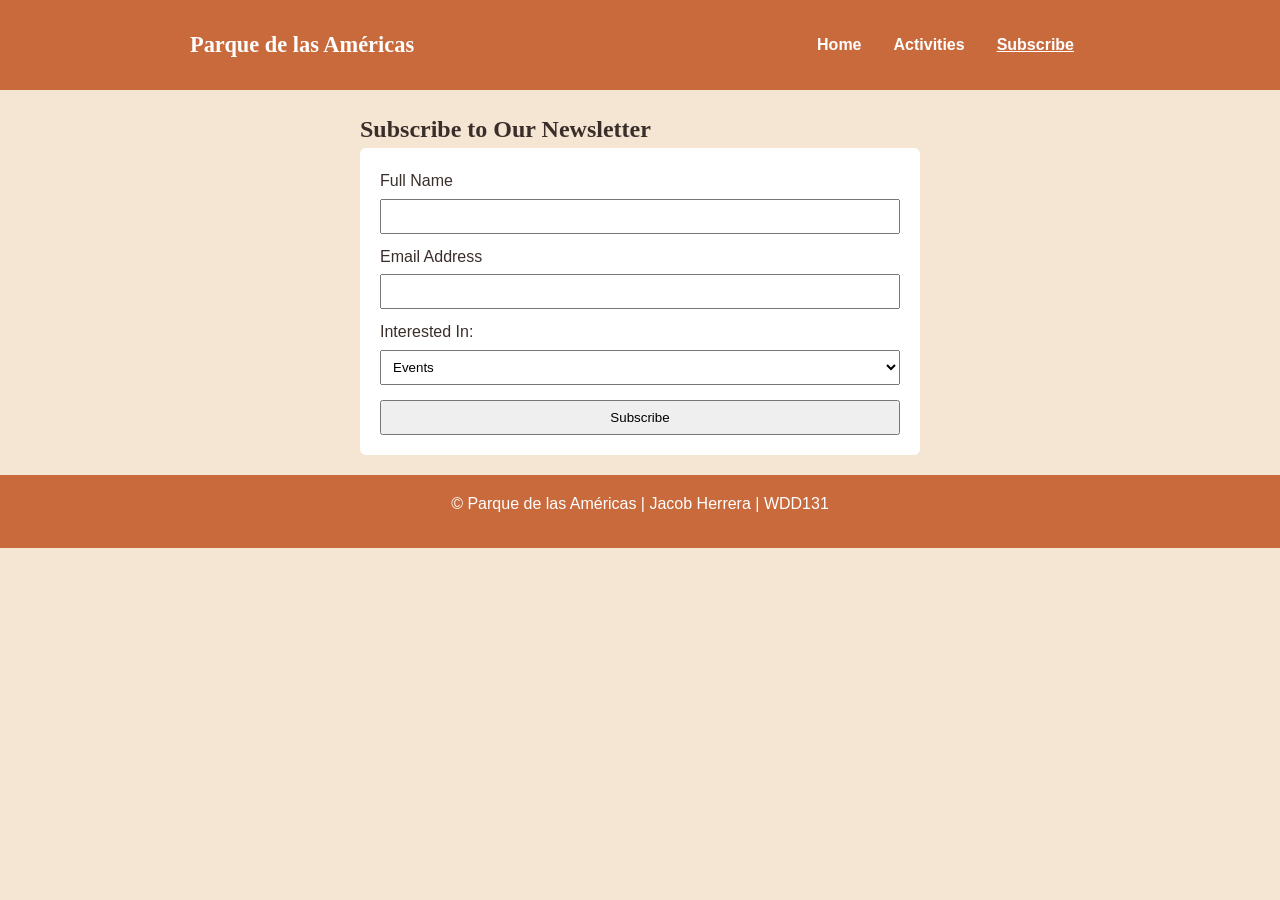
<file: project/subscribe.html>
<!DOCTYPE html>
<html lang="en">
<head>

<meta charset="UTF-8">
<meta name="viewport" content="width=device-width, initial-scale=1.0">

<title>Subscribe | Parque de las Américas</title>

<meta name="description" content="Subscribe to receive news and events from Parque de las Américas.">

<meta name="author" content="Jacob Herrera">

<!-- Favicon -->
<link rel="icon" href="images/fuente.png">

<link rel="stylesheet" href="styles/normalize.css">
<link rel="stylesheet" href="styles/small.css">
<link rel="stylesheet" href="styles/larger.css">

<script src="scripts/navigation.js" defer></script>

</head>

<body>

<header>
<div class="header-container">
<h1>Parque de las Américas</h1>

<button id="menu">☰</button>

<nav>
<ul class="navigation">
<li><a href="index.html">Home</a></li>
<li><a href="activities.html">Activities</a></li>
<li><a href="subscribe.html" class="active">Subscribe</a></li>
</ul>
</nav>
</div>
</header>

<main class="form-page">

<h2>Subscribe to Our Newsletter</h2>

<form method="get" action="thankyou.html">

<label>
Full Name
<input type="text" name="fullname" required>
</label>

<label>
Email Address
<input type="email" name="email" required>
</label>

<label>
Interested In:
<select name="interest">
<option>Events</option>
<option>Food</option>
<option>Family Activities</option>
</select>
</label>

<input type="submit" value="Subscribe">

</form>

</main>

<footer>
<p>
© <span id="year"></span> Parque de las Américas |
Jacob Herrera | WDD131
</p>

<p id="lastModified"></p>
</footer>

</body>
</html>
</file>
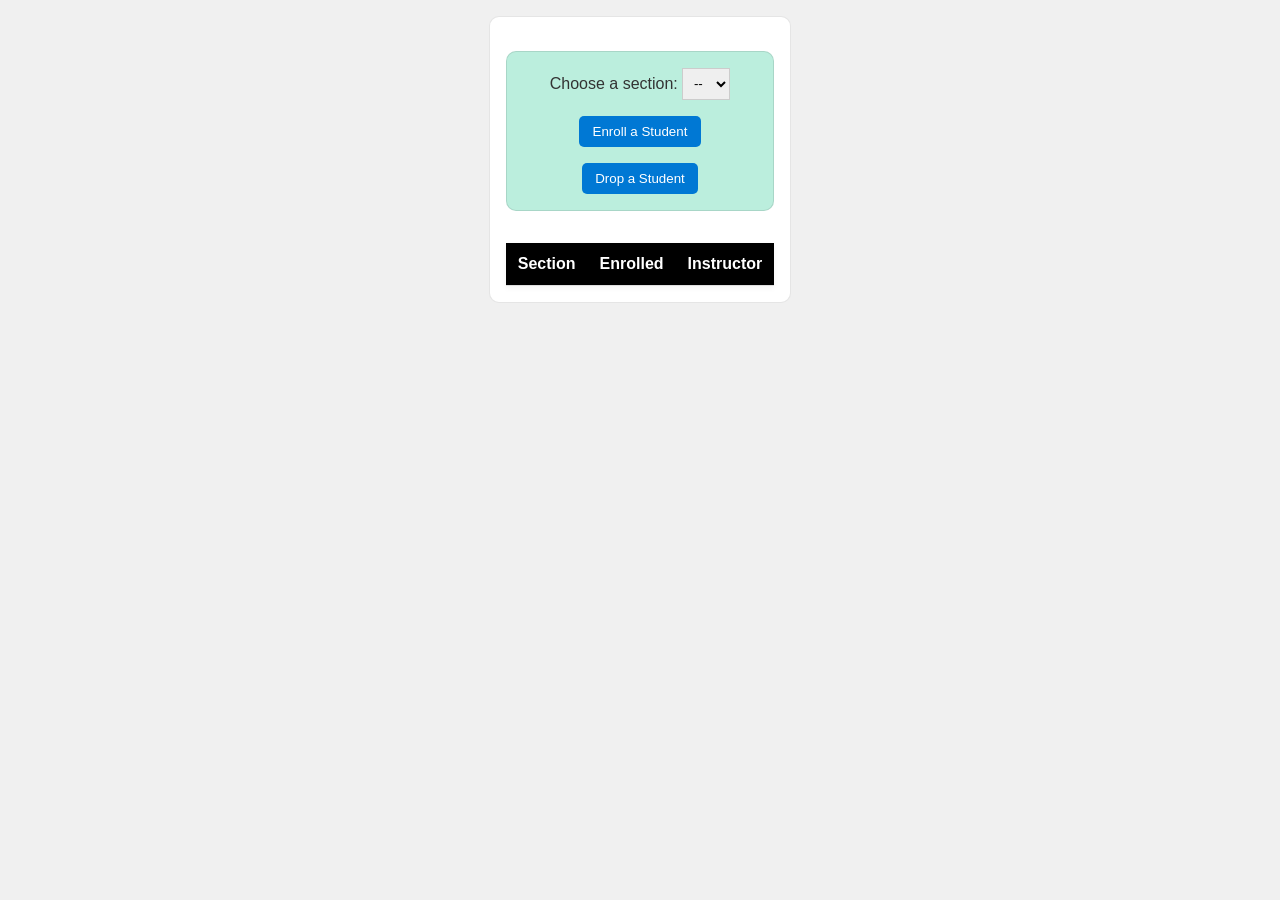
<file: week3/modules.html>
<!DOCTYPE html>
<html lang="en">

<head>
  <meta charset="UTF-8">
  <meta name="viewport" content="width=device-width, initial-scale=1.0">
  <title>Modules Example: Course and Sections</title>
  <link rel="stylesheet" href="styles/modules.css">
  <script src="scripts/modules.js" defer></script>
</head>

<body>
  <main>
  <h1 id="courseName"></h1>
  <h2 id="courseCode"></h2>

  <div id="enrollment">
    <label for="sectionNumber">Choose a section:</label>
    <select id="sectionNumber">
      <option value="0" disabled selected>--</option>
    </select>
    <button id="enrollStudent">Enroll a Student</button>
    <button id="dropStudent">Drop a Student</button>
  </div>

  <table>
    <thead>
      <tr>
        <th>Section</th>
        <th>Enrolled</th>
        <th>Instructor</th>
      </tr>
    </thead>
    <tbody id="sections"></tbody>
  </table>
  </main>
</body>

</html>
</file>
<file: styles/small.css>
/* ---------- GENERAL ---------- */

* {
margin: 0;
padding: 0;
box-sizing: border-box;
}

body {
font-family: 'Roboto', sans-serif;
background-color: #f4f4f4;
line-height: 1.6;
}

main {
padding: 1rem;
}

/* ---------- HEADER ---------- */

header {
display: flex;
align-items: center;
justify-content: space-between;
background: #1f2937;
color: white;
padding: 1rem;
}

header img {
width: 40px;
}

header span {
font-size: 1.3rem;
font-weight: bold;
}

/* ---------- NAVIGATION ---------- */

#menu {
font-size: 1.8rem;
background: none;
border: none;
color: white;
cursor: pointer;
}

.navigation {
list-style: none;
display: none;
flex-direction: column;
background: #1f2937;
position: absolute;
top: 70px;
right: 0;
width: 200px;
}

.navigation.open {
display: flex;
}

.navigation li {
border-top: 1px solid #444;
}

.navigation a {
display: block;
padding: 1rem;
color: white;
text-decoration: none;
}

.navigation a:hover {
background: #374151;
}

/* ---------- SECTIONS ---------- */

section {
background: white;
margin: 1rem 0;
padding: 1rem;
border-radius: 6px;
box-shadow: 0 2px 5px rgba(0,0,0,0.1);
}

h1 {
margin-bottom: 1rem;
}

h2 {
margin-bottom: 0.5rem;
}

/* ---------- COURSE BUTTONS ---------- */

.buttons {
margin-bottom: 1rem;
}

.buttons button {
padding: 6px 12px;
margin: 3px;
border: none;
background: #374151;
color: white;
cursor: pointer;
border-radius: 4px;
}

.buttons button:hover {
background: #111827;
}

/* ---------- COURSES GRID ---------- */

#courses {
display: grid;
grid-template-columns: 1fr;
gap: 10px;
}

#courses div {
padding: 10px;
border-radius: 4px;
background: #e5e7eb;
text-align: center;
font-weight: bold;
cursor: pointer; 
}

dialog {
  border: 1px solid rgb(0 0 0 / 10%);
  border-radius: .25rem;
  padding: 1rem;
  background-color: #fff;
  box-shadow: 0 0 3rem #777;
  width: 90%;
  max-width: 600px;
}

dialog {
  position: fixed;
  top: 50%;
  left: 50%;
  transform: translate(-50%, -50%);
  margin: 0;
}

::backdrop {
  background-color: rgb(0 0 0 / 50%);
}

dialog button {
  position: absolute;
  top: 23px;
  right: 23px;
  padding: .5rem 1rem;
  border: 1px solid rgb(0 0 0 / 10%);
}

/* completed course */

.completed {
background: #22c55e;
color: white;
}

/* ---------- FOOTER ---------- */

footer {
text-align: center;
background: #1f2937;
color: white;
padding: 1rem;
margin-top: 2rem;
}

footer a {
color: #60a5fa;
text-decoration: none;
margin: 0 5px;
}

footer a:hover {
text-decoration: underline;
}
</file>
<file: styles/larger.css>
@media screen and (min-width: 768px) {

/* ---------- HEADER ---------- */

#menu {
display: none;
}

.navigation {
display: flex;
position: static;
flex-direction: row;
background: none;
width: auto;
}

.navigation li {
border: none;
}

.navigation a {
padding: 0.5rem 1rem;
}

/* ---------- MAIN LAYOUT ---------- */

main {
max-width: 1000px;
margin: auto;
}

/* ---------- SECTIONS GRID ---------- */

main {
display: grid;
grid-template-columns: 1fr 1fr;
gap: 20px;
}

main h1 {
grid-column: span 2;
}

section:nth-of-type(3) {
grid-column: span 2;
}

/* ---------- COURSES GRID ---------- */

#courses {
grid-template-columns: repeat(3, 1fr);
}

}
</file>
<file: chamber/styles/small.css>
/* ===== ROOT COLORS ===== */

:root {
    --primary: #2A5D84;
    --secondary: #F2C94C;
    --accent: #C65D3B;
    --background: #F7F5F2;
    --dark: #243447;
}

/* ===== GLOBAL ===== */

body {
    font-family: Roboto, sans-serif;
    margin: 0;
    background: var(--background);
    color: var(--dark);
}

h1, h2, h3 {
    margin: 0.5rem 0;
}

/* ===== HEADER ===== */

header {
    background: var(--primary);
    color: white;
}

.header-container {
    display: flex;
    justify-content: space-between;
    align-items: center;
    padding: 1rem;
}

.branding {
    display: flex;
    align-items: center;
    gap: 10px;
}

.logo {
    width: 50px;
}

/* ===== NAVIGATION ===== */

#menu {
    font-size: 2rem;
    background: none;
    border: none;
    cursor: pointer;
    color: white;
}

/* mobile nav hidden by default */
.navigation {
    list-style: none;
    display: none;
    flex-direction: column;
    padding: 0;
    margin: 0;
}

/* show when hamburger opens */
.navigation.open {
    display: flex;
}

/* LINKS — ALWAYS WHITE */
.navigation a {
    color: white;
    text-decoration: none;
    padding: 0.75rem;
    display: block;
}

.navigation a:visited,
.navigation a:active,
.navigation a:focus {
    color: white;
}

.navigation a:hover {
    background-color: rgba(255,255,255,0.2);
    border-radius: 4px;
}

.navigation a.active {
    font-weight: bold;
    border-bottom: 2px solid var(--secondary);
}

/* ===== INDEX ===== */

.hero {
    position: relative;
    text-align: center;
    display: block;
}

.hero img {
    width: 100%;
    height: auto;
}

.hero-text {
    padding: 1rem;
}

.cta-button {
    display: inline-block;
    background: #2A5D84;
    color: white;
    padding: .75rem 1.5rem;
    text-decoration: none;
    border-radius: 5px;
}

.home-grid {
    display: flex;
    flex-direction: column;
    gap: 1rem;
    padding: 1rem;
}

/* ===== CARD BASE STYLE ===== */

.card {
    padding: 1rem;
    border-radius: 8px;
}

/* Home page cards */
.home-grid .card {
    background: #f7f5f2;
}

/* ===== MAIN ===== */

.content {
    padding: 1rem;
}

/* ===== DIRECTORY BUTTONS ===== */

.menu {
    display: flex;
    gap: 10px;
    margin-bottom: 1rem;
}

.menu button {
    background: var(--secondary);
    border: none;
    padding: 0.5rem 1rem;
    cursor: pointer;
    font-weight: bold;
}

/* ===== GRID VIEW ===== */

#members.grid {
    display: grid;
    grid-template-columns: repeat(auto-fit, minmax(250px, 1fr));
    gap: 1rem;
}

.grid section {
    background: white;
    padding: 1rem;
    border-radius: 8px;
    text-align: center;
    box-shadow: 0 2px 6px rgba(0,0,0,0.1);
}

.grid img {
    width: 100px;
}

/* SPOTLIGHT CARDS LAYOUT */
#spotlight-container {
    display: grid;
    grid-template-columns: repeat(auto-fit, minmax(250px, 1fr));
    gap: 1rem;
}

/* ===== SPOTLIGHT IMAGE SIZE ===== */

.spotlight img {
    width: 10%;
    height: 15px;
    object-fit: cover;
    border-radius: 8px;
}

/* ===== LIST VIEW ===== */

#members.list {
    display: flex;
    flex-direction: column;
}

.list section {
    background: white;
    padding: 1rem;
    border-bottom: 1px solid #ddd;
}

.list img {
    display: none;
}

/* ===== FORM ===== */

.join-container {
    display: grid;
    gap: 2rem;
}

/* large screens */
@media (min-width: 768px) {
    .join-container {
        grid-template-columns: 2fr 1fr;
        align-items: start;
    }
}

form label {
    display: flex;
    flex-direction: column;
    margin-bottom: 1rem;
    font-weight: bold;
}

form input,
form select,
form textarea {
    padding: .5rem;
    margin-top: .3rem;
}

.membership-cards {
    display: grid;
    gap: 1rem;
}

/* Membership cards styling */
.membership-cards .card {
    background: white;
    box-shadow: 0 2px 6px rgba(0,0,0,.1);

    opacity: 0;
    transform: translateY(20px);
    animation: fadeUp .8s forwards;
}

.card:nth-child(2){ animation-delay:.2s; }
.card:nth-child(3){ animation-delay:.4s; }
.card:nth-child(4){ animation-delay:.6s; }

@keyframes fadeUp {
    to {
        opacity: 1;
        transform: translateY(0);
    }
}

/* ==== discover ====*/

.discover-grid {
  display: grid;
  gap: 1rem;
  padding: 1rem;

  grid-template-areas:
    "card1"
    "card2"
    "card3"
    "card4"
    "card5"
    "card6"
    "card7"
    "card8";
}

.discover-card img {
  width: 100%;
  border-radius: 8px;
}

/* ===== FOOTER ===== */

footer {
    background: var(--dark);
    color: white;
    text-align: center;
    padding: 1rem;
}
</file>
<file: chamber/styles/larger.css>
@media screen and (min-width: 768px) {

/* Navigation becomes horizontal */
.navigation {
    display: flex;
    flex-direction: row;
}

.navigation a {
    border: none;
}

#menu {
    display: none;
}

/* Directory grid improves */
#members.grid {
    grid-template-columns: repeat(auto-fit, minmax(300px, 1fr));
}

main {
    max-width: 1100px;
    margin: auto;
}

}

/* ==== discover ====*/

@media (min-width: 641px) {

.discover-grid {
  grid-template-areas:
    "card1 card2"
    "card3 card3"
    "card4 card5"
    "card6 card7"
    "card8 card8";
}

.discover-card img:hover {
  transform: scale(1.05);
  transition: .3s;
  filter: brightness(1.1);
}

}

@media (min-width: 1025px) {

.discover-grid {
  grid-template-areas:
    "card1 card2 card3"
    "card4 card5 card6"
    "card7 card8";
}

.discover-card {
  box-shadow: 0 0 12px rgba(0,0,0,.2);
  padding: 1rem;
}

}
</file>
<file: styles/prophets.css>
/* ===== Base Styles ===== */

body {
	font-family: Roboto, sans-serif;
	background-color: #f4f8fc;
	color: #243447;
	margin: 0;
}

h1 {
	text-align: center;
	color: #2a5d84;
	margin-top: 1rem;
}

h2 {
	margin: 1rem 0;
	color: #3a6f97;
	text-shadow: 0 0 20px rgba(120, 170, 210, 0.4);
}

/* ===== Key Legend ===== */

.key {
	position: absolute;
	top: 5px;
	right: 5px;
	padding: 0.5rem;
	background-color: #2a5d84;
	color: white;
	display: grid;
	grid-template-columns: 0.8rem 1fr;
	grid-gap: 0.25rem;
	border-radius: 6px;
}

#keytitle {
	font-size: larger;
	grid-column: 1 / 3;
}

.key > div {
	width: 0.75rem;
	height: 0.75rem;
	border: 1px solid #d6e6f5;
}

.key > p {
	display: inline;
	font-size: 0.75rem;
}

/* ===== Text ===== */

p {
	margin: 0;
}

/* ===== Grid Layout ===== */

.grid {
	display: grid;
	grid-gap: 0.75rem;
	grid-template-columns: repeat(4, 1fr);
	padding: 1rem;
}

/* ===== Card Sections ===== */

section {
	margin: 0.5rem;
	padding: 1rem;
	background-color: #e8f1f8;
	border: 1px solid rgba(42, 93, 132, 0.15);
	border-radius: 10px;
	display: flex;
	flex-direction: column;
	align-items: center;
	box-shadow: 0 4px 12px rgba(0, 60, 120, 0.08);
	transition: transform 0.2s ease, box-shadow 0.2s ease;
}

section:hover {
	transform: translateY(-4px);
	box-shadow: 0 6px 18px rgba(0, 60, 120, 0.15);
}

section > p {
	min-height: 60px;
	font-size: smaller;
	text-align: center;
	color: #3b556e;
}

/* ===== Images ===== */

img {
	width: auto;
	max-width: 325px;
	height: 200px;
	object-fit: cover;
	box-shadow: 0 0 25px rgba(60, 120, 170, 0.4);
	border: 1px solid #7faed3;
	border-radius: 6px;
}

li > img {
	width: auto;
	height: 30px;
}

/* ===== Lists ===== */

.un {
	list-style: none;
}
</file>
<file: project/styles/small.css>
/* ===============================
   GOOGLE FONTS (SITE PLAN)
================================= */
body {
    font-family: 'Open Sans', sans-serif;
}

h1, h2, h3 {
    font-family: 'Playfair Display', serif;
}
/* ===============================
   COLOR VARIABLES
================================= */
:root {
    --beige: #F5E6D3;
    --terracotta: #C96A3D;
    --dark: #3A2E2A;
}

/* ===============================
   GENERAL
================================= */
body {
    margin: 0;
    font-family: 'Open Sans', sans-serif;
    background-color: var(--beige);
    color: var(--dark);
    line-height: 1.6;
}

/* ===============================
   HEADER & FOOTER
================================= */
header,
footer {
    background-color: var(--terracotta);
    color: white;
    padding: 1rem;
}

/* ⭐ HEADER LINEAR FIX */
.header-container {
    display: flex;
    align-items: center;
    justify-content: space-between;
    max-width: 900px;
    margin: auto;
}

/* Title */
header h1 {
    margin: 0;
    font-size: 1.4rem;
}

/* ===============================
   NAVIGATION
================================= */

/* Hamburger button */
#menu {
    background: none;
    border: none;
    font-size: 1.8rem;
    color: white;
    cursor: pointer;
}

/* Nav container */
nav {
    margin-left: auto;
}

/* Mobile menu hidden */
.navigation {
    display: none;
    flex-direction: column;

    background-color: var(--terracotta);
    padding: 1rem;
    border-radius: 6px;
}

/* Show menu when JS adds class */
.navigation.open {
    display: flex;
}

.navigation a {
    color: white;
    font-weight: bold;
}

.navigation a.active {
    text-decoration: underline;
}

/* ===============================
   TYPOGRAPHY
================================= */
h1, h2, h3 {
    font-family: 'Playfair Display', serif;
}

/* ===============================
   MAIN CONTENT
================================= */
main {
    max-width: 900px;
    margin: auto;
    padding: 20px;
}

section {
    margin-bottom: 40px;
}

p {
    margin-bottom: 1rem;
}

/* ===============================
   HERO IMAGE
================================= */
.hero img {
    width: 100%;
    display: block;
}

/* ===============================
   CARDS
================================= */
.card {
    background: white;
    padding: 20px;
    border-radius: 6px;
    margin-bottom: 20px;
}

.weather {
    width: 100vw;              /* full screen width */
    max-width: 100vw;
    margin-left: calc(-50vw + 50%); /* break out of centered layout */
    padding: 2px;
}

.weather {
    display: flex;
    align-items: center;
    justify-content: center;  /* 👈 key change */
    flex-wrap: wrap;
    gap: 1rem; /* increase slightly for better spacing */
}

.weather p,
.weather h3 {
    margin: 0;
}

/* group temperature + description */
.weather p {
    display: inline-block;
}

/* ===============================
   IMAGE FRAME
================================= */
.image-frame {
    border: 4px solid var(--terracotta);
    padding: 10px;
    margin-top: 10px;
}

/* ===============================
   BUTTONS
================================= */
.cta-button {
    display: inline-block;
    background-color: var(--terracotta);
    color: white;
    padding: 10px 16px;
    margin-top: 10px;
}

/* ===============================
   ACTIVITIES PAGE
================================= */

.activities {
    max-width: 1000px;
    margin: 0 auto;
    padding: 20px;
}

.activity-section {
    margin-bottom: 40px;
}

.activity-section h2 {
    margin-bottom: 15px;
    font-size: 24px;
}

.activity-content {
    display: flex;
    align-items: center;
    gap: 20px;
}

.activity-content p {
    flex: 1;
    font-size: 16px;
    line-height: 1.6;
}

.activity-content img {
    width: 250px;
    height: auto;
    border-radius: 10px;
}

/* ===============================
   MOBILE RESPONSIVE
================================= */

@media (max-width: 768px) {

    .activity-row {
        flex-direction: column;
        text-align: center;
    }

    .activity-image img {
        max-width: 100%;
    }

}

/* ===============================
   FORM
================================= */
form {
    background: white;
    padding: 20px;
    border-radius: 6px;
}

label {
    display: block;
    margin-bottom: 10px;
}

input,
select {
    width: 100%;
    padding: 8px;
    margin-top: 5px;
}

/* ===============================
   SITE PLAN COLORS
================================= */
.color {
    padding: 20px;
    margin: 10px 0;
    font-weight: bold;
}

.beige {
    background-color: #F5E6D3;
    border: 2px solid #ccc;
}

.terracotta {
    background-color: #C96A3D;
    color: white;
}

/* ===============================
   WIREFRAMES
================================= */
.wireframe {
    border: 2px dashed var(--dark);
    padding: 15px;
    margin-top: 10px;
}

.wireframe p {
    border: 1px solid var(--dark);
    padding: 10px;
    margin: 8px 0;
    text-align: center;
}

/* ===============================
   FOOTER
================================= */
footer {
    text-align: center;
}
</file>
<file: project/styles/larger.css>
/* ===============================
   DESKTOP STYLES
================================= */

@media (min-width: 768px) {

/* Navigation always visible */
#menu {
    display: none;
}

.navigation {
    display: flex;
    flex-direction: row;
    justify-content: center;
    gap: 2rem;
}

/* Home grid layout */
.home-grid {
    display: flex;
    flex-direction: column;
}

/* Activities layout */
.activity-section {
    display: grid;
    grid-template-columns: 1fr 1fr;
    gap: 20px;
    align-items: center;
}

/* Form centered */
.form-page {
    max-width: 600px;
    margin: auto;
}

/* Wireframe desktop view */
.desktop p {
    display: inline-block;
    width: 45%;
    margin: 5px;
}

}
</file>
<file: project/styles/site-plan.css>
/* Google Fonts */
@import url('https://fonts.googleapis.com/css2?family=Playfair+Display:wght@600&family=Open+Sans&display=swap');

/* COLOR VARIABLES */
:root {
    --beige: #F5E6D3;
    --terracotta: #C96A3D;
    --dark: #3A2E2A;
}

/* GENERAL */
body {
    margin: 0;
    font-family: 'Open Sans', sans-serif;
    background-color: var(--beige);
    color: var(--dark);
    line-height: 1.6;
}

header, footer {
    background-color: var(--terracotta);
    color: white;
    text-align: center;
    padding: 1rem;
}

h1, h2, h3 {
    font-family: 'Playfair Display', serif;
}

main {
    max-width: 900px;
    margin: auto;
    padding: 20px;
}

/* SECTIONS */
section {
    margin-bottom: 40px;
}

/* COLOR BOXES */
.color {
    padding: 20px;
    margin: 10px 0;
    font-weight: bold;
}

.beige {
    background-color: #F5E6D3;
    border: 2px solid #ccc;
}

.terracotta {
    background-color: #C96A3D;
    color: white;
}

/* WIREFRAMES */
.wireframe {
    border: 2px dashed var(--dark);
    padding: 15px;
    margin-top: 10px;
}

.wireframe p {
    border: 1px solid var(--dark);
    padding: 10px;
    margin: 8px 0;
    text-align: center;
}

.desktop p {
    display: inline-block;
    width: 45%;
    margin: 5px;
}
</file>
<file: week3/styles/modules.css>
* {
  margin: 0;
  padding: 0;
  box-sizing: border-box;
}

body {
  font-family: Arial, sans-serif;
  background-color: #f0f0f0;
}

main {
  padding: 1rem;
  background-color: #fff;
  color: #333;
  width: fit-content;
  margin: 1rem auto;
  border: 1px solid rgb(0 0 0 / 10%);
  border-radius: 10px;
}

h1 {
  font-size: 1.5rem;
  color: #000;
}

h2 {
  font-size: 1.2rem;
  color: #555;
}

h1,
h2 {
  text-align: center;;
  margin-bottom: 1.1rem;
}

form p {
  margin: .5rem;
  font-weight: bold;
}

#enrollment {
  padding: 1rem 1rem 0 1rem;
  border: 1px solid rgb(0 0 0 / 10%);
  border-radius: 10px;
  background-color: #bed;
  text-align: center;
}

select {
  padding: 0.5em;
  border: 1px solid #ccc;
  width: 3rem;
}

button {
  display: block;
  margin: 1rem auto;
  padding: 0.6em 1em;
  border: none;
  border-radius: 5px;
  background-color: #0078d4;
  color: white;
  cursor: pointer;
}

button:hover {
  background-color: #005fa3;
}

table {
  margin-top: 2rem;
  width: 100%;
  border-collapse: collapse;
  background-color: white;
  box-shadow: 0 2px 6px rgb(0 0 0 / 5%);
}

th,
td {
  padding: 0.75rem;
  text-align: center;
  border-bottom: 1px solid #ddd;
}

th {
  background-color: #000;
  color: white;
  font-weight: bold;
}

tr:hover {
  background-color: #bbb;
}

/* ---------- dialog ---------- */

dialog {
  border: 1px solid rgb(0 0 0 / 10%);
  border-radius: .25rem;
  padding: 1rem;
  background-color: #fff;
  box-shadow: 0 0 3rem #777;
  width: 90%;
  max-width: 600px;
}

::backdrop {
  background-color: rgb(0 0 0 / 50%);
}

dialog button {
  position: absolute;
  top: 23px;
  right: 23px;
  padding: .5rem 1rem;
  border: 1px solid rgb(0 0 0 / 10%);
}
</file>
